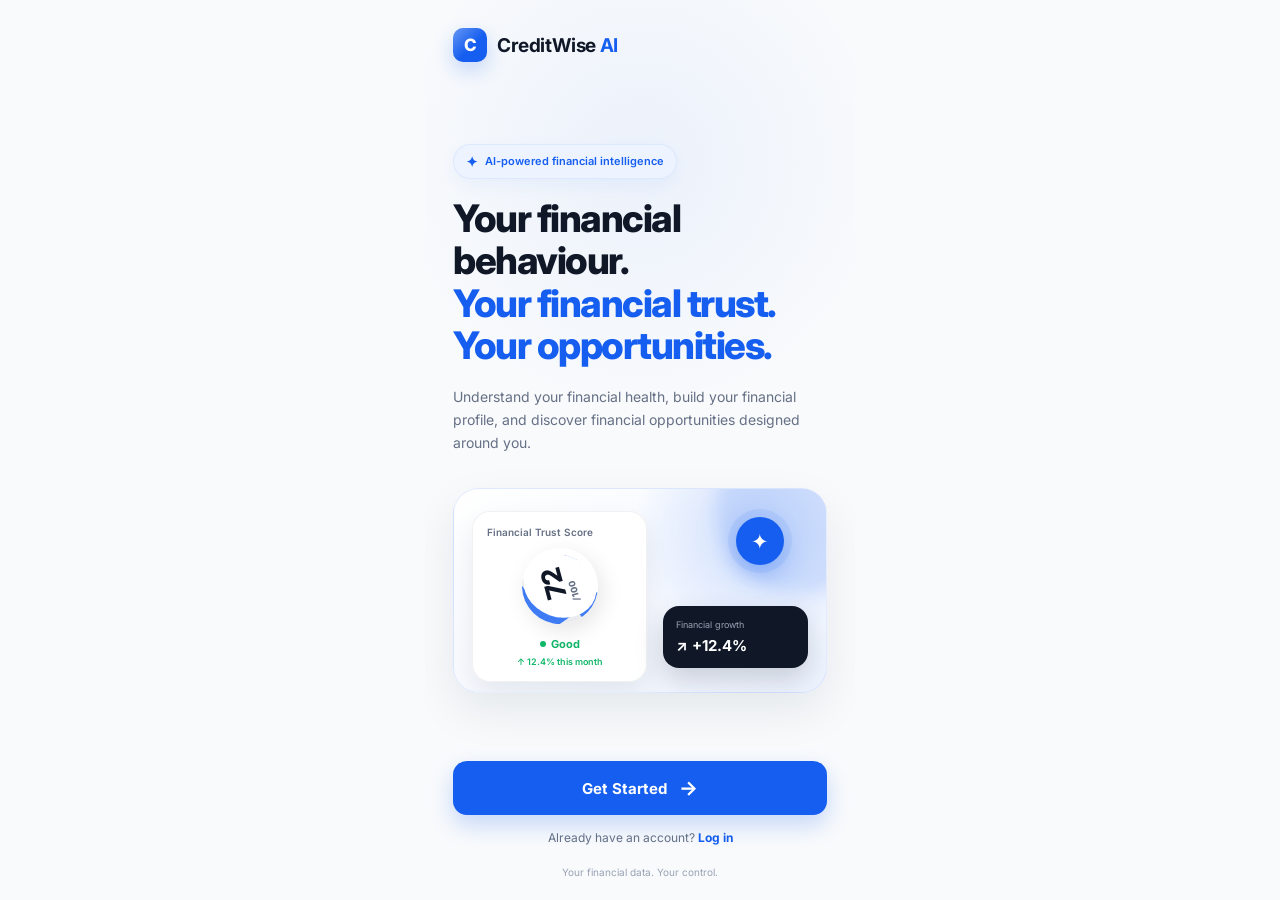
<file: docs/index.html>
<!DOCTYPE html>
<html lang="en">
<head>
  <meta charset="UTF-8">
  <meta name="viewport" content="width=device-width, initial-scale=1.0">
  <meta name="theme-color" content="#155EEF">
  <title>Credit-Wise AI | Financial Health & Trust Score</title>

<meta name="description" content="Credit-Wise AI helps you understand your financial health, improve your Financial Trust Score, and build better financial habits with personalized AI-powered guidance.">  <meta name="description" content="CreditWise AI helps you understand your financial health, build your financial profile, and discover financial opportunities designed around you.">
  <meta name="keywords" content="CreditWise AI, financial health, financial profile, financial trust score, financial intelligence, financial opportunities, AI finance">
  <meta property="og:title" content="CreditWise AI">
  <meta property="og:description" content="Understand your financial health, build your financial profile, and discover financial opportunities with CreditWise AI.">
  <meta property="og:type" content="website">
  <meta property="og:url" content="https://magnusebube16-byte.github.io/Credit-Wise-AI/">
  <meta name="google-site-verification" content="0V3YCmkBNg3h7xrW3m1OUQpqQ-9zbhnqypSwuFntwNU">
  <link rel="stylesheet" href="style.css">
<link rel="manifest" href="manifest.json">
<meta name="apple-mobile-web-app-capable" content="yes">
<meta name="apple-mobile-web-app-status-bar-style" content="default">
<meta name="apple-mobile-web-app-title" content="CreditWise AI">
</head>

<body>
  <main class="welcome-screen">

    <header class="brand">
      <div class="brand-mark">C</div>
      <span>CreditWise <strong>AI</strong></span>
    </header>

    <section class="hero">
      <div class="hero-badge">
        <span>✦</span>
        AI-powered financial intelligence
      </div>

      <h1>
        Your financial behaviour.
        <span>Your financial trust.</span>
        <span>Your opportunities.</span>
      </h1>

      <p>
        Understand your financial health, build your financial profile,
        and discover financial opportunities designed around you.
      </p>

      <div class="finance-visual">
        <div class="glow"></div>

        <div class="score-card">
  <div class="score-label">Financial Trust Score</div>

  <div class="score-ring">
    <div class="score-ring-inner">
      <div class="score">72</div>
      <div class="score-out-of">/100</div>
    </div>
  </div>

  <div class="score-status">Good</div>
  <div class="score-growth">↑ 12.4% this month</div>
</div>
        <div class="growth-card">
          <span>Financial growth</span>
          <strong>↗ +12.4%</strong>
        </div>

        <div class="ai-orb">✦</div>
      </div>
    </section>

    <section class="actions">
      <button class="primary-btn" onclick="startApp()">
        Get Started
        <span>→</span>
      </button>

      <p class="login-text">
        Already have an account?
        <button class="login-btn" onclick="login()">Log in</button>
      </p>
    </section>

    <footer>
      Your financial data. Your control.
    </footer>

  </main>

  <script src="app.js"></script>
</body>
</html>
</file>
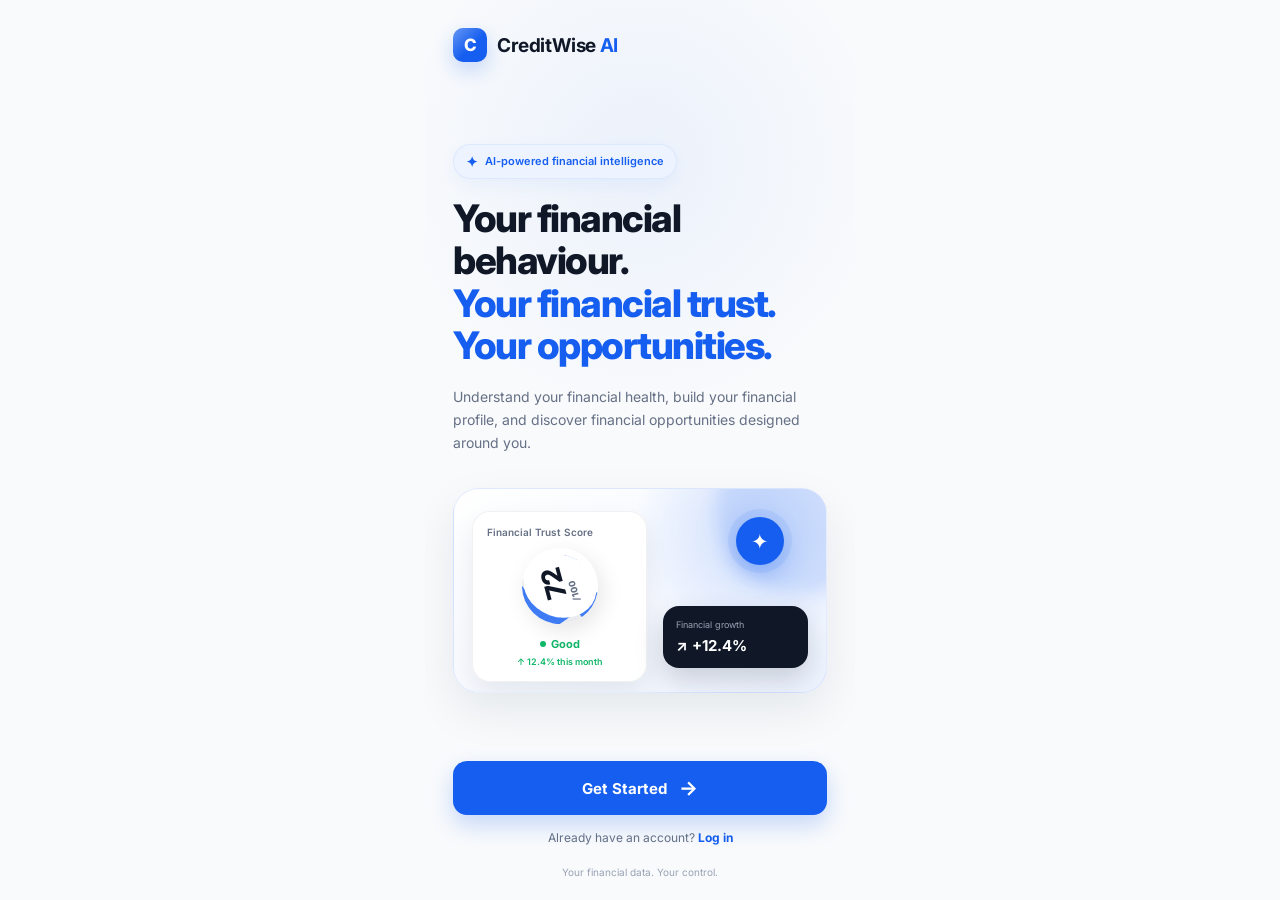
<file: public/index.html>
<!DOCTYPE html>
<html lang="en">
<head>
  <meta charset="UTF-8">
  <meta name="viewport" content="width=device-width, initial-scale=1.0">
  <meta name="theme-color" content="#155EEF">
  <title>CreditWise AI</title>
  <link rel="stylesheet" href="style.css">
<link rel="manifest" href="manifest.json">
<meta name="apple-mobile-web-app-capable" content="yes">
<meta name="apple-mobile-web-app-status-bar-style" content="default">
<meta name="apple-mobile-web-app-title" content="CreditWise AI">
</head>

<body>
  <main class="welcome-screen">

    <header class="brand">
      <div class="brand-mark">C</div>
      <span>CreditWise <strong>AI</strong></span>
    </header>

    <section class="hero">
      <div class="hero-badge">
        <span>✦</span>
        AI-powered financial intelligence
      </div>

      <h1>
        Your financial behaviour.
        <span>Your financial trust.</span>
        <span>Your opportunities.</span>
      </h1>

      <p>
        Understand your financial health, build your financial profile,
        and discover financial opportunities designed around you.
      </p>

      <div class="finance-visual">
        <div class="glow"></div>

        <div class="score-card">
  <div class="score-label">Financial Trust Score</div>

  <div class="score-ring">
    <div class="score-ring-inner">
      <div class="score">72</div>
      <div class="score-out-of">/100</div>
    </div>
  </div>

  <div class="score-status">Good</div>
  <div class="score-growth">↑ 12.4% this month</div>
</div>
        <div class="growth-card">
          <span>Financial growth</span>
          <strong>↗ +12.4%</strong>
        </div>

        <div class="ai-orb">✦</div>
      </div>
    </section>

    <section class="actions">
      <button class="primary-btn" onclick="startApp()">
        Get Started
        <span>→</span>
      </button>

      <p class="login-text">
        Already have an account?
        <button class="login-btn" onclick="login()">Log in</button>
      </p>
    </section>

    <footer>
      Your financial data. Your control.
    </footer>

  </main>

  <script src="app.js"></script>
</body>
</html>
</file>
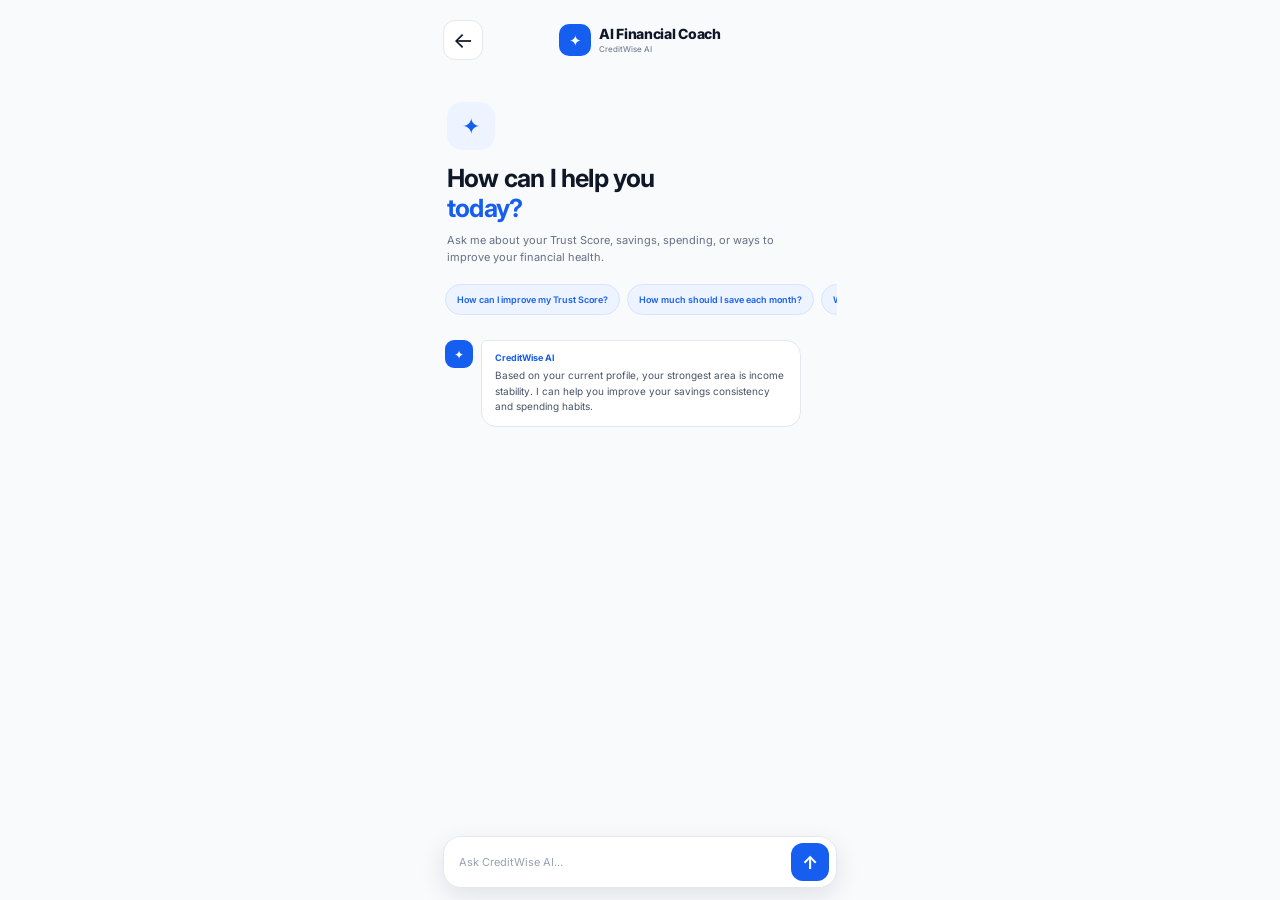
<file: docs/coach.html>
<!DOCTYPE html>
<html lang="en">
<head>
  <meta charset="UTF-8">
  <meta name="viewport" content="width=device-width, initial-scale=1.0">
  <meta name="theme-color" content="#155EEF">
  <title>AI Coach — CreditWise AI</title>
  <link rel="stylesheet" href="style.css">
</head>

<body>

  <main class="coach-screen">

    <header class="page-header">
      <button class="back-btn" onclick="window.location.href='dashboard.html'">
        ←
      </button>

      <div class="coach-header-title">
        <div class="coach-avatar">✦</div>
        <div>
          <h1>AI Financial Coach</h1>
          <span>CreditWise AI</span>
        </div>
      </div>

      <div class="header-space"></div>
    </header>

    <section class="coach-intro">

      <div class="coach-large-avatar">✦</div>

      <h2>How can I help you<br><span>today?</span></h2>

      <p>
        Ask me about your Trust Score, savings, spending,
        or ways to improve your financial health.
      </p>

    </section>

    <section class="suggestions">

      <button onclick="askSuggestion('How can I improve my Trust Score?')">
        How can I improve my Trust Score?
      </button>

      <button onclick="askSuggestion('How much should I save each month?')">
        How much should I save each month?
      </button>

      <button onclick="askSuggestion('Where am I spending too much?')">
        Where am I spending too much?
      </button>

    </section>

    <section class="chat-area" id="chatArea">

      <div class="ai-message">
        <div class="message-avatar">✦</div>

        <div class="message-bubble">
          <span class="message-name">CreditWise AI</span>

          <p>
            Based on your current profile, your strongest area is
            income stability. I can help you improve your savings
            consistency and spending habits.
          </p>
        </div>
      </div>

    </section>

    <form class="chat-input-area" onsubmit="sendMessage(event)">

      <input
        id="messageInput"
        type="text"
        placeholder="Ask CreditWise AI..."
        autocomplete="off"
      >

      <button type="submit">
        ↑
      </button>

    </form>

  </main>

  <script>

    function askSuggestion(question) {
      document.getElementById("messageInput").value = question;
      sendMessage(new Event("submit"));
    }

    function sendMessage(event) {
      event.preventDefault();

      const input = document.getElementById("messageInput");
      const chatArea = document.getElementById("chatArea");

      const message = input.value.trim();

      if (!message) return;

      const userMessage = document.createElement("div");
      userMessage.className = "user-message";

      userMessage.innerHTML = `
        <div class="user-bubble">
          ${message}
        </div>
      `;

      chatArea.appendChild(userMessage);

      input.value = "";

      setTimeout(() => {

        const aiMessage = document.createElement("div");
        aiMessage.className = "ai-message";

        let response =
          "Based on your current CreditWise profile, I recommend focusing on consistent savings and controlled spending. Small improvements each month can strengthen your financial profile over time.";

        if (message.toLowerCase().includes("score")) {
          response =
            "Your current Trust Score is 72/100. Your strongest area is income stability. To move toward 80, focus on savings consistency, payment behaviour, and reducing unnecessary spending.";
        }

        if (message.toLowerCase().includes("save")) {
          response =
            "You're currently saving about ₦48,500 per month. A practical next step would be gradually increasing that amount while keeping enough money available for essential expenses.";
        }

        if (message.toLowerCase().includes("spending")) {
          response =
            "Your current spending is ₦126,300 this month. Review discretionary expenses and consider redirecting some of that money toward your savings goal.";
        }

        aiMessage.innerHTML = `
          <div class="message-avatar">✦</div>

          <div class="message-bubble">
            <span class="message-name">CreditWise AI</span>
            <p>${response}</p>
          </div>
        `;

        chatArea.appendChild(aiMessage);

        chatArea.scrollTop = chatArea.scrollHeight;

      }, 500);
    }

  </script>

</body>
</html>
</file>
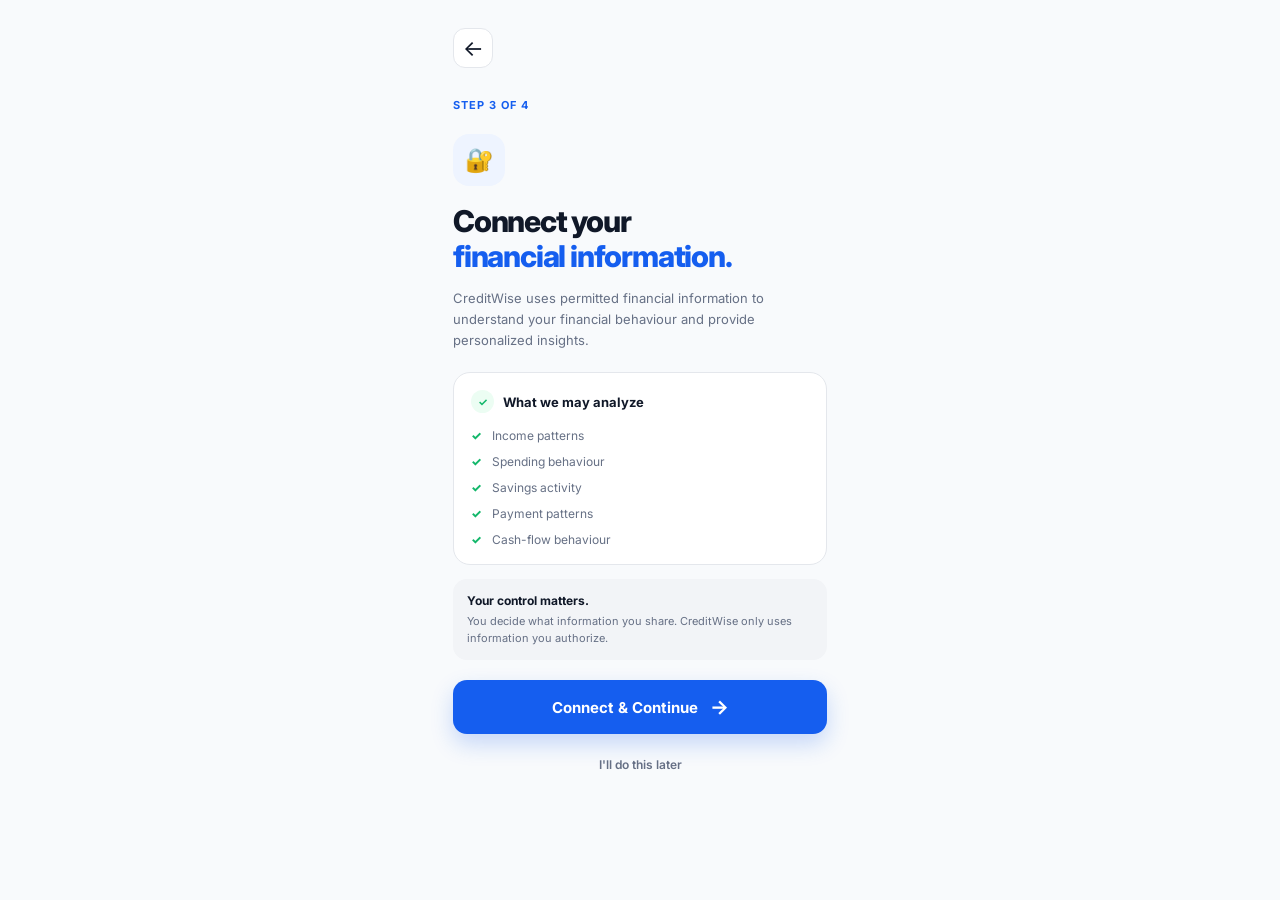
<file: docs/consent.html>
<!DOCTYPE html>
<html lang="en">
<head>
  <meta charset="UTF-8">
  <meta name="viewport" content="width=device-width, initial-scale=1.0">
  <meta name="theme-color" content="#155EEF">
  <title>Data & Privacy — CreditWise AI</title>
  <link rel="stylesheet" href="style.css">
</head>

<body>

  <main class="consent-screen">

    <button class="back-btn" onclick="history.back()">←</button>

    <div class="consent-content">

      <div class="step-label">
        STEP 3 OF 4
      </div>

      <div class="security-icon">🔐</div>

      <h1>Connect your<br><span>financial information.</span></h1>

      <p class="consent-description">
        CreditWise uses permitted financial information to understand your financial behaviour and provide personalized insights.
      </p>

      <div class="data-card">

        <div class="data-title">
          <span class="data-shield">✓</span>
          What we may analyze
        </div>

        <div class="data-item">
          <span>✓</span>
          Income patterns
        </div>

        <div class="data-item">
          <span>✓</span>
          Spending behaviour
        </div>

        <div class="data-item">
          <span>✓</span>
          Savings activity
        </div>

        <div class="data-item">
          <span>✓</span>
          Payment patterns
        </div>

        <div class="data-item">
          <span>✓</span>
          Cash-flow behaviour
        </div>

      </div>

      <div class="privacy-box">
        <strong>Your control matters.</strong>
        <p>
          You decide what information you share. CreditWise only uses information you authorize.
        </p>
      </div>

      <button class="primary-btn consent-btn" onclick="connectData()">
        Connect & Continue
        <span>→</span>
      </button>

      <button class="skip-btn" onclick="skipData()">
        I'll do this later
      </button>

    </div>

  </main>

  <script>
    function connectData() {
      localStorage.setItem("dataConsent", "granted");
      window.location.href = "financial.html";
    }

    function skipData() {
      localStorage.setItem("dataConsent", "skipped");
      window.location.href = "dashboard.html";
    }
  </script>

</body
</html>
</file>
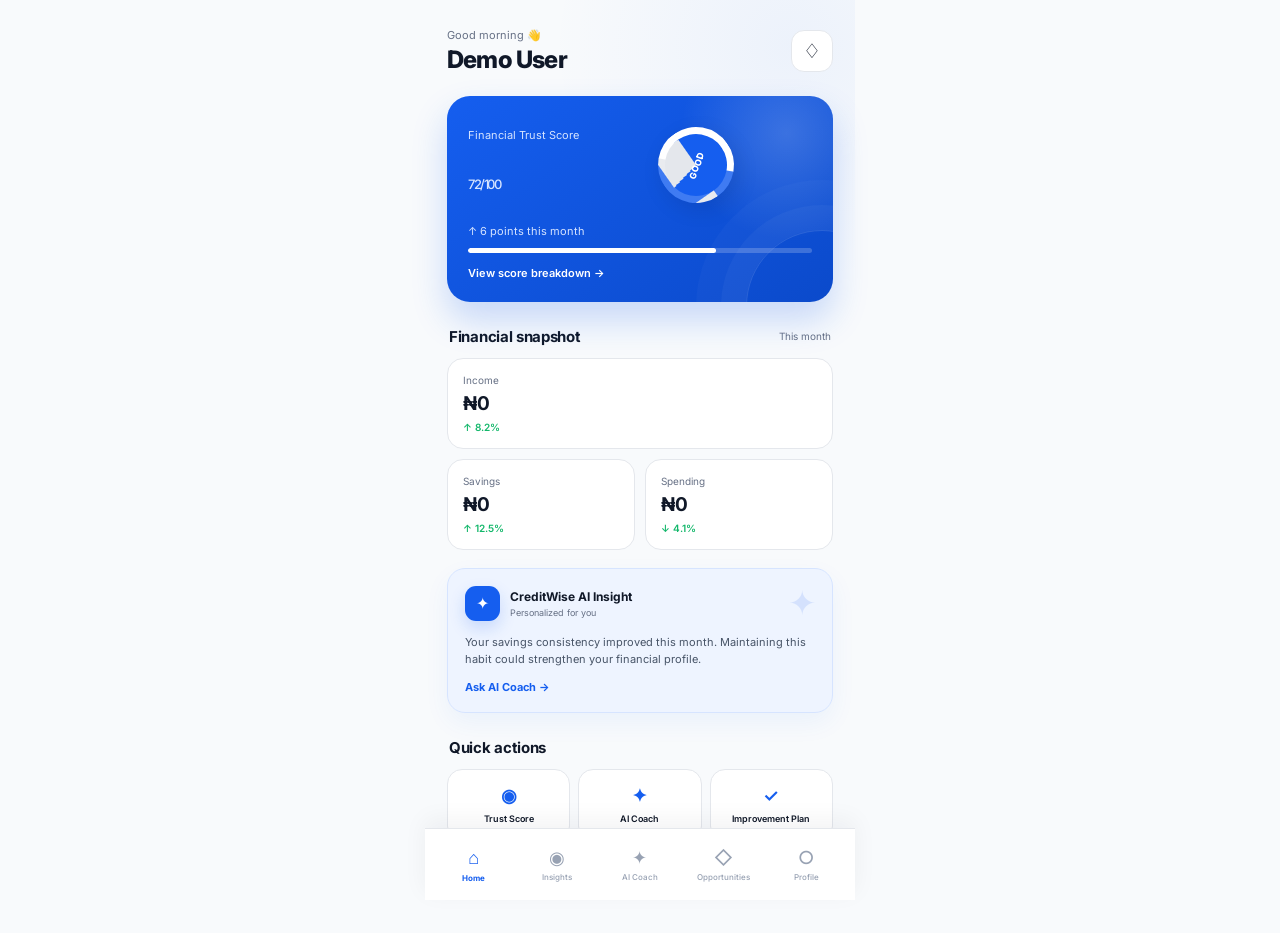
<file: docs/dashboard.html>
<!DOCTYPE html>
<html lang="en">
<head>
  <meta charset="UTF-8">
  <meta name="viewport" content="width=device-width, initial-scale=1.0">
  <meta name="theme-color" content="#155EEF">
  <title>Dashboard — CreditWise AI</title>
  <link rel="stylesheet" href="style.css">
</head>

<body>

  <main class="dashboard-screen">

    <header class="dashboard-header">
      <div>
        <span class="welcome-small">Good morning 👋</span>
        <h1 id="user-name">Demo User</h1>
      </div>

      <button class="notification-btn">♢</button>
    </header>

    <section class="trust-card">

      <div class="trust-top">
        <div>
          <span>Financial Trust Score</span>
          <div class="trust-score">
            <span id="trust-score">72</span><span>/100</span>
          </div>
        </div>

        <div class="score-ring">
          <div>GOOD</div>
        </div>
      </div>

      <div class="score-change">
        ↑ 6 points this month
      </div>

      <div class="score-bar">
        <div></div>
      </div>

      <button class="score-link" onclick="viewScore()">
        View score breakdown →
      </button>

    </section>

    <div class="section-heading">
      <h2>Financial snapshot</h2>
      <span>This month</span>
    </div>

    <section class="snapshot-grid">

      <div class="money-card">
        <span>Income</span>
        <strong id="income-value">₦0</strong>
        <small>↑ 8.2%</small>
      </div>

      <div class="money-card">
        <span>Savings</span>
        <strong id="savings-value">₦0</strong>
        <small>↑ 12.5%</small>
      </div>

      <div class="money-card">
        <span>Spending</span>
        <strong id="spending-value">₦0</strong>
        <small>↓ 4.1%</small>
      </div>

    </section>

    <section class="ai-insight">

      <div class="ai-heading">
        <div class="ai-mini">✦</div>
        <div>
          <strong>CreditWise AI Insight</strong>
          <span>Personalized for you</span>
        </div>
      </div>

      <p>
        Your savings consistency improved this month. Maintaining this habit
        could strengthen your financial profile.
      </p>

      <button onclick="openCoach()">
        Ask AI Coach →
      </button>

    </section>

    <div class="section-heading opportunities-heading">
      <h2>Quick actions</h2>
    </div>

    <section class="quick-actions">

      <button onclick="viewScore()">
        <span>◉</span>
        Trust Score
      </button>

      <button onclick="openCoach()">
        <span>✦</span>
        AI Coach
      </button>

      <button onclick="viewPlan()">
        <span>✓</span>
        Improvement Plan
      </button>

    </section>

    <nav class="bottom-nav">

      <button class="nav-active">
        <span>⌂</span>
        Home
      </button>

      <button onclick="viewScore()">
        <span>◉</span>
        Insights
      </button>

      <button onclick="openCoach()">
        <span>✦</span>
        AI Coach
      </button>

      <button onclick="viewOpportunities()">
        <span>◇</span>
        Opportunities
      </button>

      <button onclick="viewProfile()">
        <span>○</span>
        Profile
      </button>

    </nav>

  </main>

  <script>
    function viewScore() {
      window.location.href = "score.html";
    }

    function openCoach() {
      window.location.href = "coach.html";
    }

    function viewPlan() {
      window.location.href = "plan.html";
    }

    function viewOpportunities() {
      window.location.href = "opportunities.html";
    }

    function viewProfile() {
      window.location.href = "profile.html";
    }
  </script>
<script src="app.js?v=3"></script>
 <script>
  const savedName = localStorage.getItem("userName");

  if (savedName) {
    document.getElementById("user-name").textContent = savedName;
  }

  document.getElementById("trust-score").textContent = CreditWise.getScore();
const user = CreditWise.getUser();

document.getElementById("income-value").textContent = user.income;
document.getElementById("savings-value").textContent = user.savings;
document.getElementById("spending-value").textContent = user.spending;
</script>
 </body>
</html>
</file>
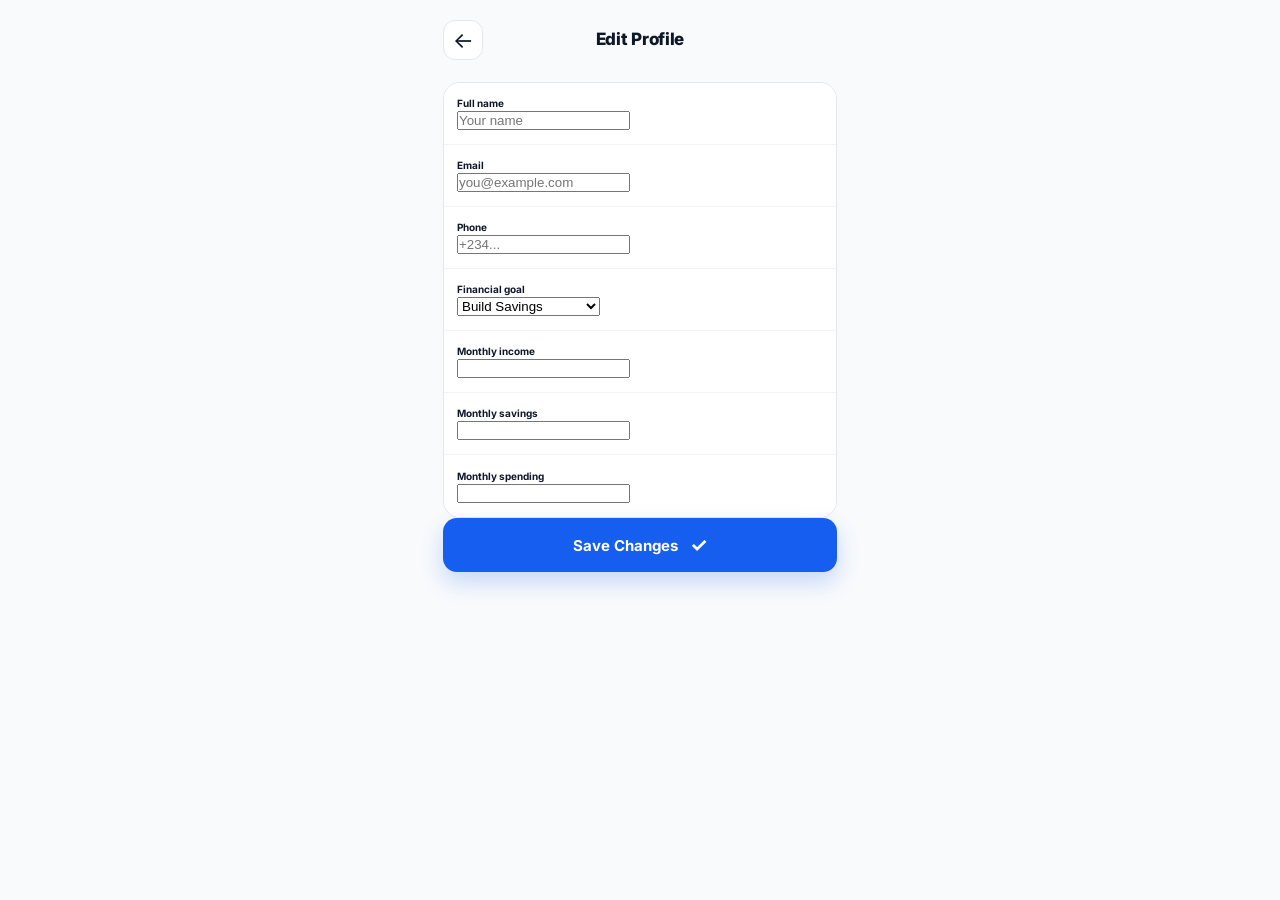
<file: docs/edit-profile.html>
<!DOCTYPE html>
<html lang="en">
<head>
  <meta charset="UTF-8">
  <meta name="viewport" content="width=device-width, initial-scale=1.0">
  <meta name="theme-color" content="#155EEF">
  <title>Edit Profile — CreditWise AI</title>
  <link rel="stylesheet" href="style.css">
</head>

<body>

  <main class="profile-screen">

    <header class="page-header">
      <button class="back-btn" onclick="window.location.href='profile.html'">
        ←
      </button>

      <h1>Edit Profile</h1>

      <div class="header-space"></div>
    </header>

    <section class="settings-card">

      <div class="setting-row">
        <div class="setting-text">
          <strong>Full name</strong>
          <input id="name" type="text" placeholder="Your name">
        </div>
      </div>

      <div class="setting-row">
        <div class="setting-text">
          <strong>Email</strong>
          <input id="email" type="email" placeholder="you@example.com">
        </div>
      </div>

      <div class="setting-row">
        <div class="setting-text">
          <strong>Phone</strong>
          <input id="phone" type="tel" placeholder="+234...">
        </div>
      </div>

      <div class="setting-row">
        <div class="setting-text">
          <strong>Financial goal</strong>
          <select id="goal">
            <option value="Build savings">Build Savings</option>
            <option value="Build financial trust">Build Financial Trust</option>
            <option value="Access credit">Access Credit</option>
            <option value="Grow my business">Grow My Business</option>
          </select>
        </div>
      </div>

      <div class="setting-row">
        <div class="setting-text">
          <strong>Monthly income</strong>
          <input id="income" type="number" min="0">
        </div>
      </div>

      <div class="setting-row">
        <div class="setting-text">
          <strong>Monthly savings</strong>
          <input id="savings" type="number" min="0">
        </div>
      </div>

      <div class="setting-row">
        <div class="setting-text">
          <strong>Monthly spending</strong>
          <input id="spending" type="number" min="0">
        </div>
      </div>

    </section>

    <button class="primary-btn" onclick="saveProfile()">
      Save Changes
      <span>✓</span>
    </button>

  </main>

  <script src="app.js?v=3"></script>

  <script>
    document.getElementById("name").value =
      localStorage.getItem("userName") || "";

    document.getElementById("email").value =
      localStorage.getItem("userEmail") || "";

    document.getElementById("phone").value =
      localStorage.getItem("userPhone") || "";

    document.getElementById("goal").value =
      localStorage.getItem("creditwiseGoal") || "Build savings";

    document.getElementById("income").value =
      localStorage.getItem("monthlyIncome") || "";

    document.getElementById("savings").value =
      localStorage.getItem("monthlySavings") || "";

    document.getElementById("spending").value =
      localStorage.getItem("monthlySpending") || "";

    function saveProfile() {
      const name = document.getElementById("name").value.trim();
      const email = document.getElementById("email").value.trim();
      const phone = document.getElementById("phone").value.trim();
      const goal = document.getElementById("goal").value;
      const income = Number(document.getElementById("income").value);
      const savings = Number(document.getElementById("savings").value);
      const spending = Number(document.getElementById("spending").value);

      if (!name) {
        alert("Please enter your name.");
        return;
      }

      if (income <= 0) {
        alert("Please enter a valid monthly income.");
        return;
      }

      if (savings < 0 || spending < 0) {
        alert("Savings and spending cannot be negative.");
        return;
      }

      if (savings + spending > income) {
        alert("Your savings and spending cannot be greater than your income.");
        return;
      }

      localStorage.setItem("userName", name);
      localStorage.setItem("userEmail", email);
      localStorage.setItem("userPhone", phone);
      localStorage.setItem("creditwiseGoal", goal);
      localStorage.setItem("monthlyIncome", String(income));
      localStorage.setItem("monthlySavings", String(savings));
      localStorage.setItem("monthlySpending", String(spending));

      window.location.href = "profile.html";
    }
  </script>

</body>
</html>
</file>
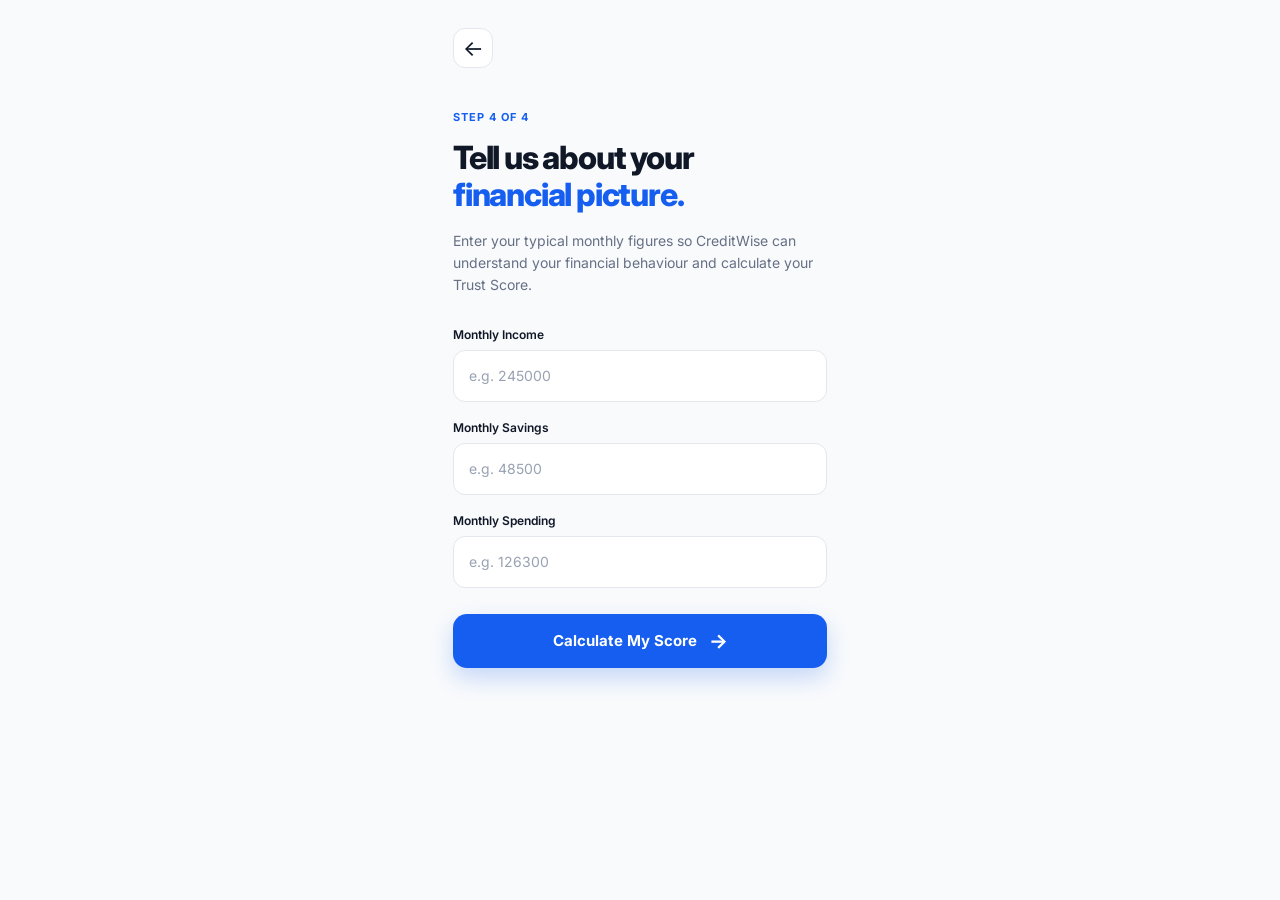
<file: docs/financial.html>
<!DOCTYPE html>
<html lang="en">
<head>
  <meta charset="UTF-8">
  <meta name="viewport" content="width=device-width, initial-scale=1.0">
  <meta name="theme-color" content="#155EEF">
  <title>Financial Information — CreditWise AI</title>
  <link rel="stylesheet" href="style.css">
</head>

<body>

  <main class="signup-screen">

    <button class="back-btn" onclick="history.back()">←</button>

    <div class="signup-content">

      <div class="step-label">
        STEP 4 OF 4
      </div>

      <h1>Tell us about your<br><span>financial picture.</span></h1>

      <p class="signup-description">
        Enter your typical monthly figures so CreditWise can understand your financial behaviour and calculate your Trust Score.
      </p>

      <form id="financialForm">

        <label for="income">Monthly Income</label>
        <input
          id="income"
          type="number"
          min="0"
          placeholder="e.g. 245000"
          required
        >

        <label for="savings">Monthly Savings</label>
        <input
          id="savings"
          type="number"
          min="0"
          placeholder="e.g. 48500"
          required
        >

        <label for="spending">Monthly Spending</label>
        <input
          id="spending"
          type="number"
          min="0"
          placeholder="e.g. 126300"
          required
        >

        <button class="primary-btn signup-submit" type="submit">
          Calculate My Score
          <span>→</span>
        </button>

      </form>

    </div>

  </main>

  <script>
    document.getElementById("financialForm").addEventListener("submit", function(event) {
      event.preventDefault();

      const income = Number(document.getElementById("income").value);
      const savings = Number(document.getElementById("savings").value);
      const spending = Number(document.getElementById("spending").value);

      if (income <= 0) {
        alert("Please enter a valid monthly income.");
        return;
      }

      if (savings < 0 || spending < 0) {
        alert("Savings and spending cannot be negative.");
        return;
      }

      if (savings + spending > income) {
        alert("Your savings and spending cannot be greater than your income.");
        return;
      }

      localStorage.setItem("monthlyIncome", String(income));
      localStorage.setItem("monthlySavings", String(savings));
      localStorage.setItem("monthlySpending", String(spending));

      window.location.href = "dashboard.html";
    });
  </script>

</body>
</html>
</file>
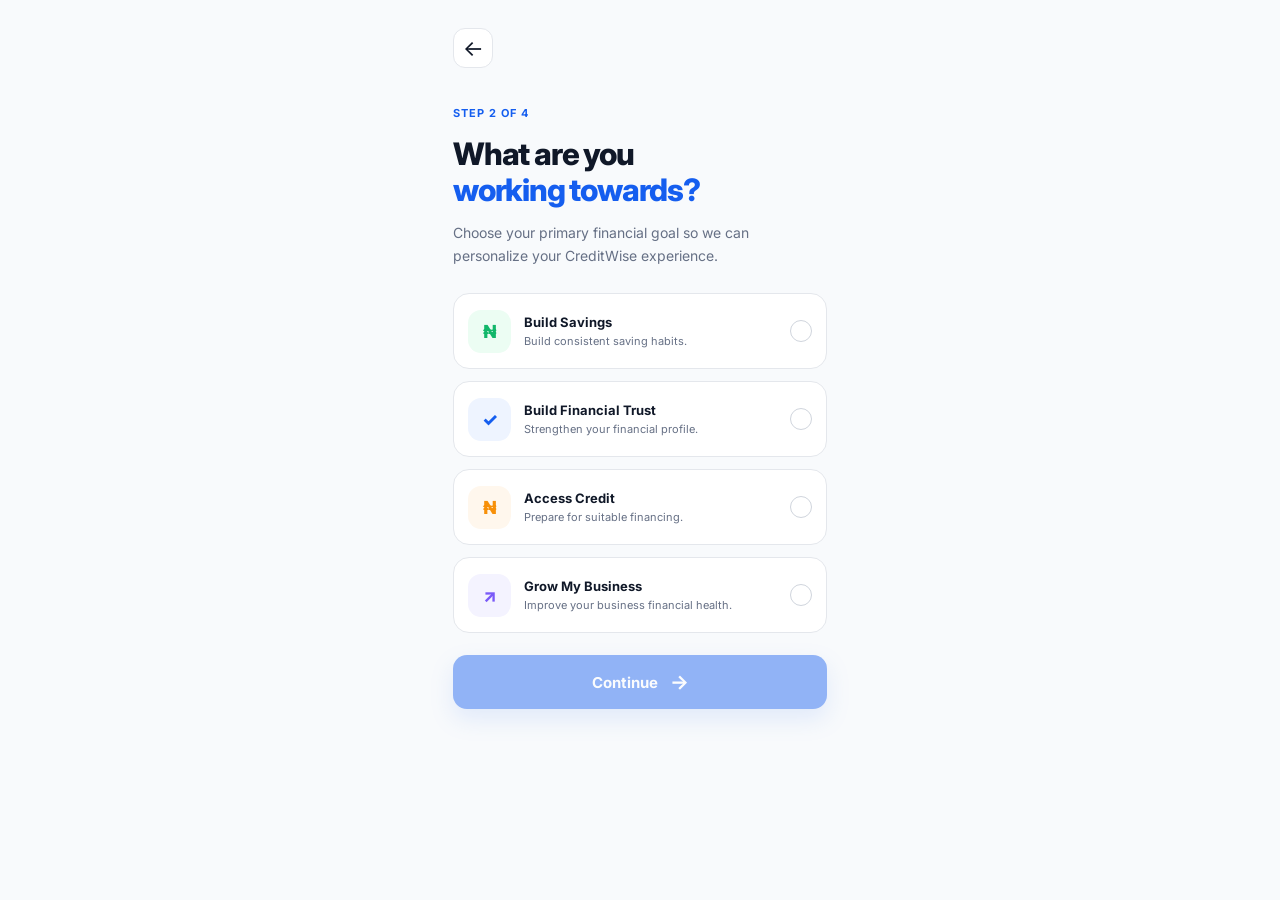
<file: docs/goal.html>
<!DOCTYPE html>
<html lang="en">
<head>
  <meta charset="UTF-8">
  <meta name="viewport" content="width=device-width, initial-scale=1.0">
  <meta name="theme-color" content="#155EEF">
  <title>Financial Goal — CreditWise AI</title>
  <link rel="stylesheet" href="style.css">
</head>

<body>

  <main class="goal-screen">

    <button class="back-btn" onclick="history.back()">←</button>

    <div class="goal-content">

      <div class="step-label">
        STEP 2 OF 4
      </div>

      <h1>What are you<br><span>working towards?</span></h1>

      <p class="goal-description">
        Choose your primary financial goal so we can personalize your CreditWise experience.
      </p>

      <div class="goal-options">

        <button class="goal-card" onclick="selectGoal(this, 'savings')">
          <div class="goal-icon savings">₦</div>
          <div class="goal-info">
            <strong>Build Savings</strong>
            <span>Build consistent saving habits.</span>
          </div>
          <div class="check">✓</div>
        </button>

        <button class="goal-card" onclick="selectGoal(this, 'trust')">
          <div class="goal-icon trust">✓</div>
          <div class="goal-info">
            <strong>Build Financial Trust</strong>
            <span>Strengthen your financial profile.</span>
          </div>
          <div class="check">✓</div>
        </button>

        <button class="goal-card" onclick="selectGoal(this, 'credit')">
          <div class="goal-icon credit">₦</div>
          <div class="goal-info">
            <strong>Access Credit</strong>
            <span>Prepare for suitable financing.</span>
          </div>
          <div class="check">✓</div>
        </button>

        <button class="goal-card" onclick="selectGoal(this, 'business')">
          <div class="goal-icon business">↗</div>
          <div class="goal-info">
            <strong>Grow My Business</strong>
            <span>Improve your business financial health.</span>
          </div>
          <div class="check">✓</div>
        </button>

      </div>

      <button class="primary-btn goal-continue" id="goalContinue" onclick="continueGoal()" disabled>
        Continue
        <span>→</span>
      </button>

    </div>

  </main>

  <script>
    let selectedGoal = null;

    function selectGoal(card, goal) {
      document.querySelectorAll('.goal-card').forEach(item => {
        item.classList.remove('selected');
      });

      card.classList.add('selected');
      selectedGoal = goal;

      const continueButton = document.getElementById('goalContinue');
      continueButton.disabled = false;
      continueButton.classList.add('active');
    }

    function continueGoal() {
      if (!selectedGoal) return;

      localStorage.setItem('creditwiseGoal', selectedGoal);
      window.location.href = 'consent.html';
    }
  </script>

</body>
</html>
</file>
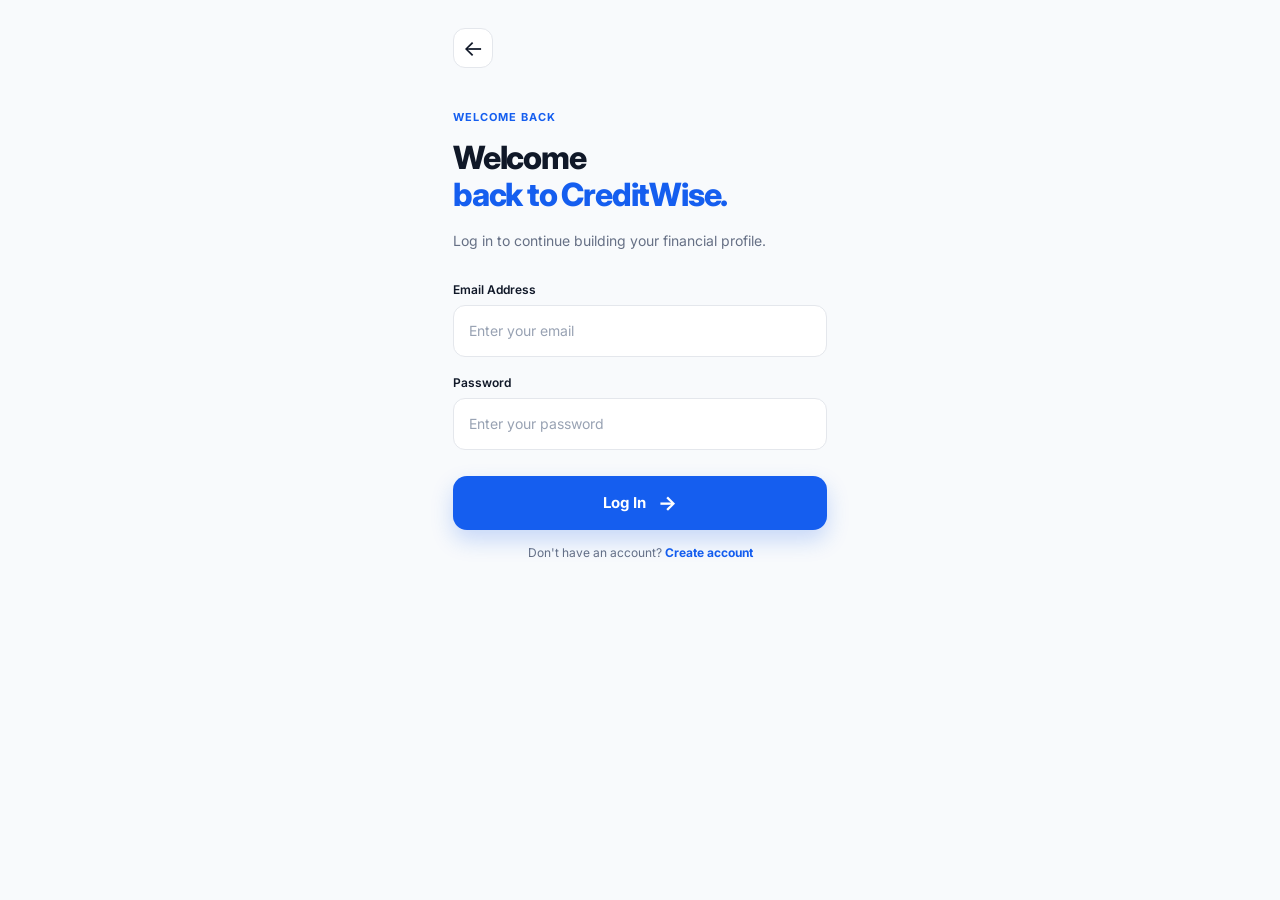
<file: docs/login.html>
<!DOCTYPE html>
<html lang="en">
<head>
  <meta charset="UTF-8">
  <meta name="viewport" content="width=device-width, initial-scale=1.0">
  <meta name="theme-color" content="#155EEF">
  <title>Log In — CreditWise AI</title>
  <link rel="stylesheet" href="style.css">
</head>

<body>

  <main class="signup-screen">

    <button class="back-btn" onclick="window.location.href='index.html'">
      ←
    </button>

    <div class="signup-content">

      <div class="step-label">
        WELCOME BACK
      </div>

      <h1>Welcome<br><span>back to CreditWise.</span></h1>

      <p class="signup-description">
        Log in to continue building your financial profile.
      </p>

      <form id="loginForm">

        <label>Email Address</label>
        <input
          id="loginEmail"
          type="email"
          placeholder="Enter your email"
          required
        >

        <label>Password</label>
        <input
          id="loginPassword"
          type="password"
          placeholder="Enter your password"
          required
        >

        <button class="primary-btn signup-submit" type="submit">
          Log In
          <span>→</span>
        </button>

      </form>

      <p class="login-text">
        Don't have an account?
        <button
          class="login-btn"
          type="button"
          onclick="window.location.href='signup.html'">
          Create account
        </button>
      </p>

    </div>

  </main>

  <script>
    document.getElementById("loginForm").addEventListener("submit", function(event) {
      event.preventDefault();

      const email = document.getElementById("loginEmail").value.trim();
      const password = document.getElementById("loginPassword").value;

      const savedEmail = localStorage.getItem("userEmail");
      const savedPassword = localStorage.getItem("userPassword");

      if (!savedEmail || !savedPassword) {
        alert("No CreditWise account found. Please create an account first.");
        return;
      }

      if (email !== savedEmail || password !== savedPassword) {
        alert("Incorrect email or password.");
        return;
      }

      localStorage.setItem("loggedIn", "true");
      window.location.href = "dashboard.html";
    });
  </script>

</body>
</html>
</file>
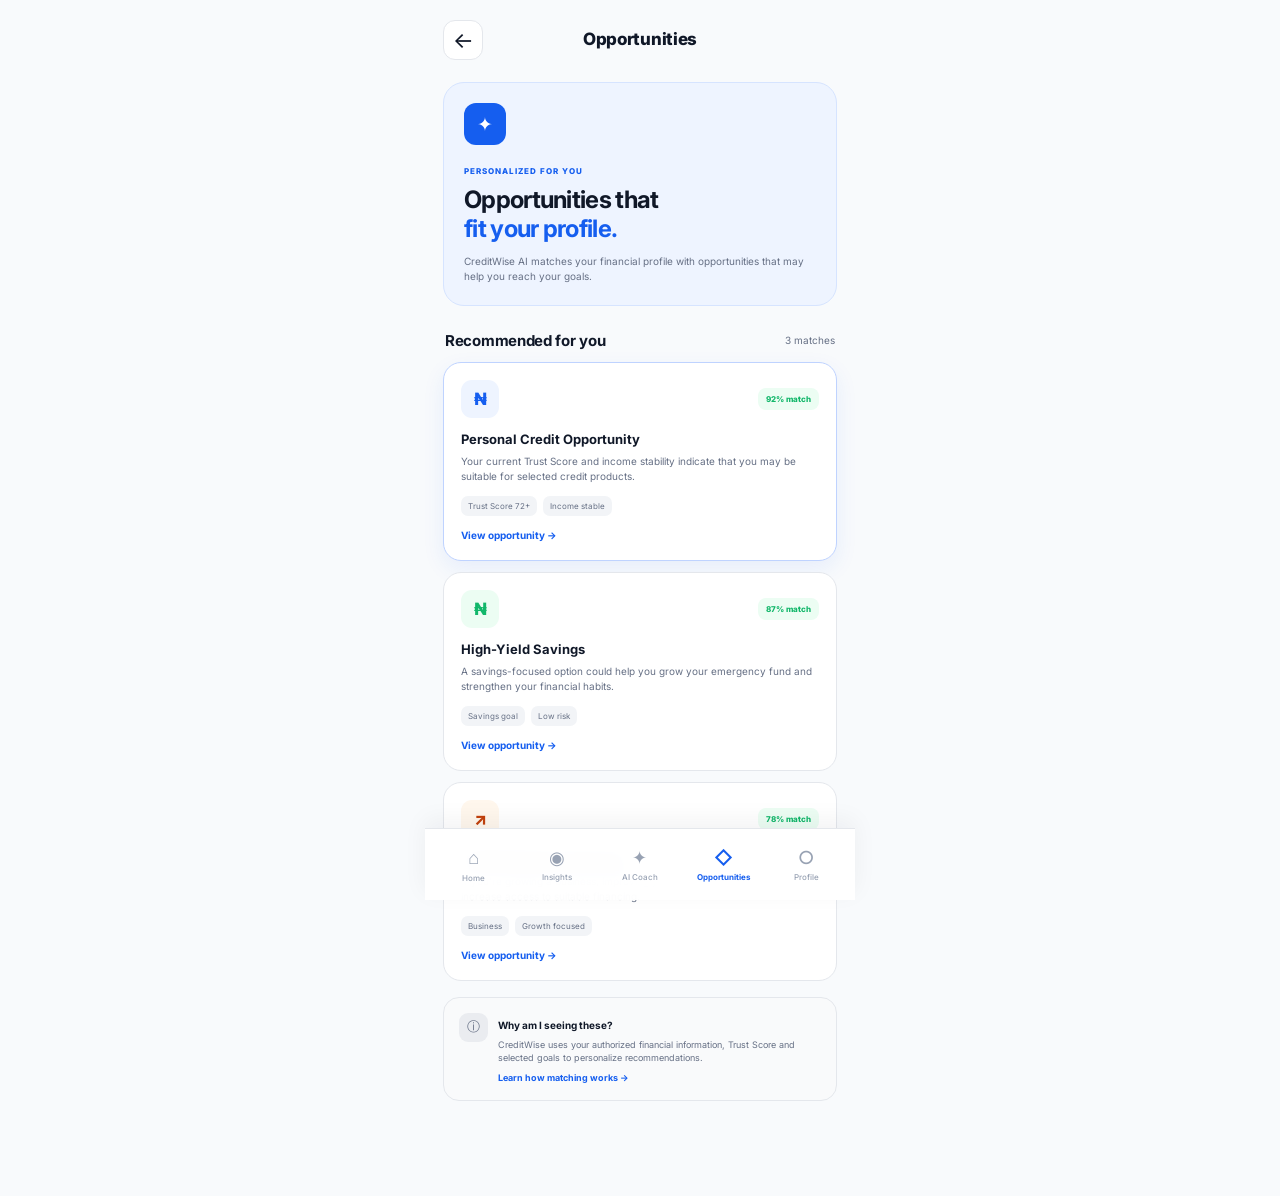
<file: docs/opportunities.html>
<!DOCTYPE html>
<html lang="en">
<head>
  <meta charset="UTF-8">
  <meta name="viewport" content="width=device-width, initial-scale=1.0">
  <meta name="theme-color" content="#155EEF">
  <title>Opportunities — CreditWise AI</title>
  <link rel="stylesheet" href="style.css">
</head>

<body>

  <main class="opportunities-screen">

    <header class="page-header">
      <button class="back-btn" onclick="window.location.href='dashboard.html'">
        ←
      </button>

      <h1>Opportunities</h1>

      <div class="header-space"></div>
    </header>

    <section class="opportunity-intro">

      <div class="opportunity-ai-icon">✦</div>

      <span>PERSONALIZED FOR YOU</span>

      <h2>Opportunities that<br><strong>fit your profile.</strong></h2>

      <p>
        CreditWise AI matches your financial profile with opportunities
        that may help you reach your goals.
      </p>

    </section>

    <div class="section-heading">
      <h2>Recommended for you</h2>
      <span>3 matches</span>
    </div>

    <section class="opportunity-card featured">

      <div class="opportunity-card-top">
        <div class="opportunity-icon credit-icon">₦</div>

        <span class="match-badge">92% match</span>
      </div>

      <h3>Personal Credit Opportunity</h3>

      <p>
        Your current Trust Score and income stability indicate
        that you may be suitable for selected credit products.
      </p>

      <div class="opportunity-tags">
        <span>Trust Score 72+</span>
        <span>Income stable</span>
      </div>

      <button onclick="viewOpportunity('credit')">
        View opportunity →
      </button>

    </section>

    <section class="opportunity-card">

      <div class="opportunity-card-top">
        <div class="opportunity-icon savings-icon">₦</div>

        <span class="match-badge">87% match</span>
      </div>

      <h3>High-Yield Savings</h3>

      <p>
        A savings-focused option could help you grow your
        emergency fund and strengthen your financial habits.
      </p>

      <div class="opportunity-tags">
        <span>Savings goal</span>
        <span>Low risk</span>
      </div>

      <button onclick="viewOpportunity('savings')">
        View opportunity →
      </button>

    </section>

    <section class="opportunity-card">

      <div class="opportunity-card-top">
        <div class="opportunity-icon business-icon">↗</div>

        <span class="match-badge">78% match</span>
      </div>

      <h3>Small Business Financing</h3>

      <p>
        If you're growing a business, improving your financial
        profile could increase access to suitable financing.
      </p>

      <div class="opportunity-tags">
        <span>Business</span>
        <span>Growth focused</span>
      </div>

      <button onclick="viewOpportunity('business')">
        View opportunity →
      </button>

    </section>

    <section class="transparency-card">

      <div class="transparency-icon">ⓘ</div>

      <div>
        <strong>Why am I seeing these?</strong>

        <p>
          CreditWise uses your authorized financial information,
          Trust Score and selected goals to personalize recommendations.
        </p>

        <button onclick="showTransparency()">
          Learn how matching works →
        </button>
      </div>

    </section>

    <nav class="bottom-nav">

      <button onclick="window.location.href='dashboard.html'">
        <span>⌂</span>
        Home
      </button>

      <button onclick="window.location.href='score.html'">
        <span>◉</span>
        Insights
      </button>

      <button onclick="window.location.href='coach.html'">
        <span>✦</span>
        AI Coach
      </button>

      <button class="nav-active">
        <span>◇</span>
        Opportunities
      </button>

      <button onclick="window.location.href='profile.html'">
        <span>○</span>
        Profile
      </button>

    </nav>

  </main>

  <script>

    function viewOpportunity(type) {

      const messages = {
        credit:
          "CreditWise matched you with this opportunity based on your Trust Score and income stability.",

        savings:
          "CreditWise recommends this because consistent savings is one of your strongest improvement opportunities.",

        business:
          "CreditWise identified this as a potential growth opportunity based on your financial profile."
      };

      alert(messages[type]);
    }

    function showTransparency() {

      alert(
        "CreditWise considers your authorized financial behaviour, Trust Score, financial goals and improvement areas when generating recommendations."
      );

    }

  </script>

</body>
</html>
</file>
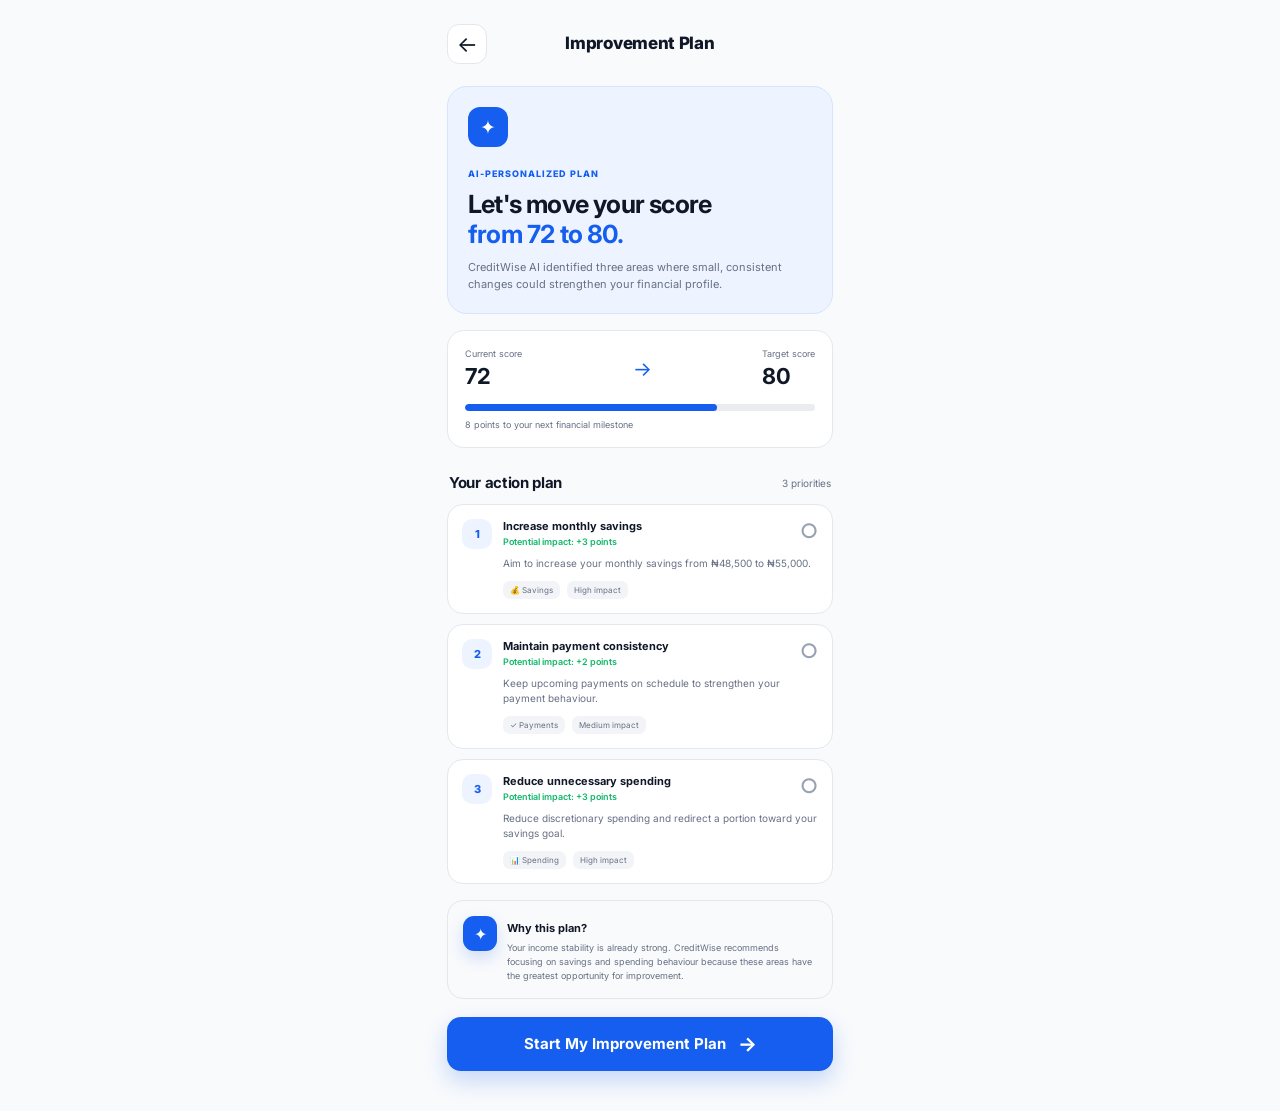
<file: docs/plan.html>
<!DOCTYPE html>
<html lang="en">
<head>
  <meta charset="UTF-8">
  <meta name="viewport" content="width=device-width, initial-scale=1.0">
  <meta name="theme-color" content="#155EEF">
  <title>Improvement Plan — CreditWise AI</title>
  <link rel="stylesheet" href="style.css">
</head>

<body>

  <main class="plan-screen">

    <header class="page-header">
      <button class="back-btn" onclick="window.location.href='score.html'">
        ←
      </button>

      <h1>Improvement Plan</h1>

      <div class="header-space"></div>
    </header>

    <section class="plan-hero">

      <div class="plan-ai-icon">✦</div>

      <span class="plan-label">AI-PERSONALIZED PLAN</span>

      <h2>Let's move your score<br><span>from 72 to 80.</span></h2>

      <p>
        CreditWise AI identified three areas where small,
        consistent changes could strengthen your financial profile.
      </p>

    </section>

    <section class="progress-card">

      <div class="progress-top">
        <div>
          <span>Current score</span>
          <strong id="current-plan-score">72</strong>
        </div>

        <div class="progress-arrow">→</div>

        <div class="target-score">
          <span>Target score</span>
          <strong>80</strong>
        </div>
      </div>

      <div class="plan-progress">
        <div></div>
      </div>

      <small>8 points to your next financial milestone</small>

    </section>

    <div class="section-heading">
      <h2>Your action plan</h2>
      <span>3 priorities</span>
    </div>

    <section class="action-card">

      <div class="action-number">1</div>

      <div class="action-content">

        <div class="action-title">
          <div>
            <strong>Increase monthly savings</strong>
            <span>Potential impact: +3 points</span>
          </div>

          <span class="action-check">○</span>
        </div>

        <p>
          Aim to increase your monthly savings from
          ₦48,500 to ₦55,000.
        </p>

        <div class="action-meta">
          <span>💰 Savings</span>
          <span>High impact</span>
        </div>

      </div>

    </section>

    <section class="action-card">

      <div class="action-number">2</div>

      <div class="action-content">

        <div class="action-title">
          <div>
            <strong>Maintain payment consistency</strong>
            <span>Potential impact: +2 points</span>
          </div>

          <span class="action-check">○</span>
        </div>

        <p>
          Keep upcoming payments on schedule to strengthen
          your payment behaviour.
        </p>

        <div class="action-meta">
          <span>✓ Payments</span>
          <span>Medium impact</span>
        </div>

      </div>

    </section>

    <section class="action-card">

      <div class="action-number">3</div>

      <div class="action-content">

        <div class="action-title">
          <div>
            <strong>Reduce unnecessary spending</strong>
            <span>Potential impact: +3 points</span>
          </div>

          <span class="action-check">○</span>
        </div>

        <p>
          Reduce discretionary spending and redirect a portion
          toward your savings goal.
        </p>

        <div class="action-meta">
          <span>📊 Spending</span>
          <span>High impact</span>
        </div>

      </div>

    </section>

    <section class="ai-plan-note">

      <div class="ai-mini">✦</div>

      <div>
        <strong>Why this plan?</strong>

        <p>
          Your income stability is already strong. CreditWise
          recommends focusing on savings and spending behaviour
          because these areas have the greatest opportunity for improvement.
        </p>
      </div>

    </section>

    <button class="primary-btn plan-start-btn" onclick="startPlan()">
      Start My Improvement Plan
      <span>→</span>
    </button>

  </main>

  <script>
    function startPlan() {
      localStorage.setItem("improvementPlan", "started");
      alert("Your CreditWise improvement plan has started!");
    }
  </script>

<script>document.getElementById("current-plan-score").textContent = CreditWise.getScore();</script>
</body>
</html>
</file>
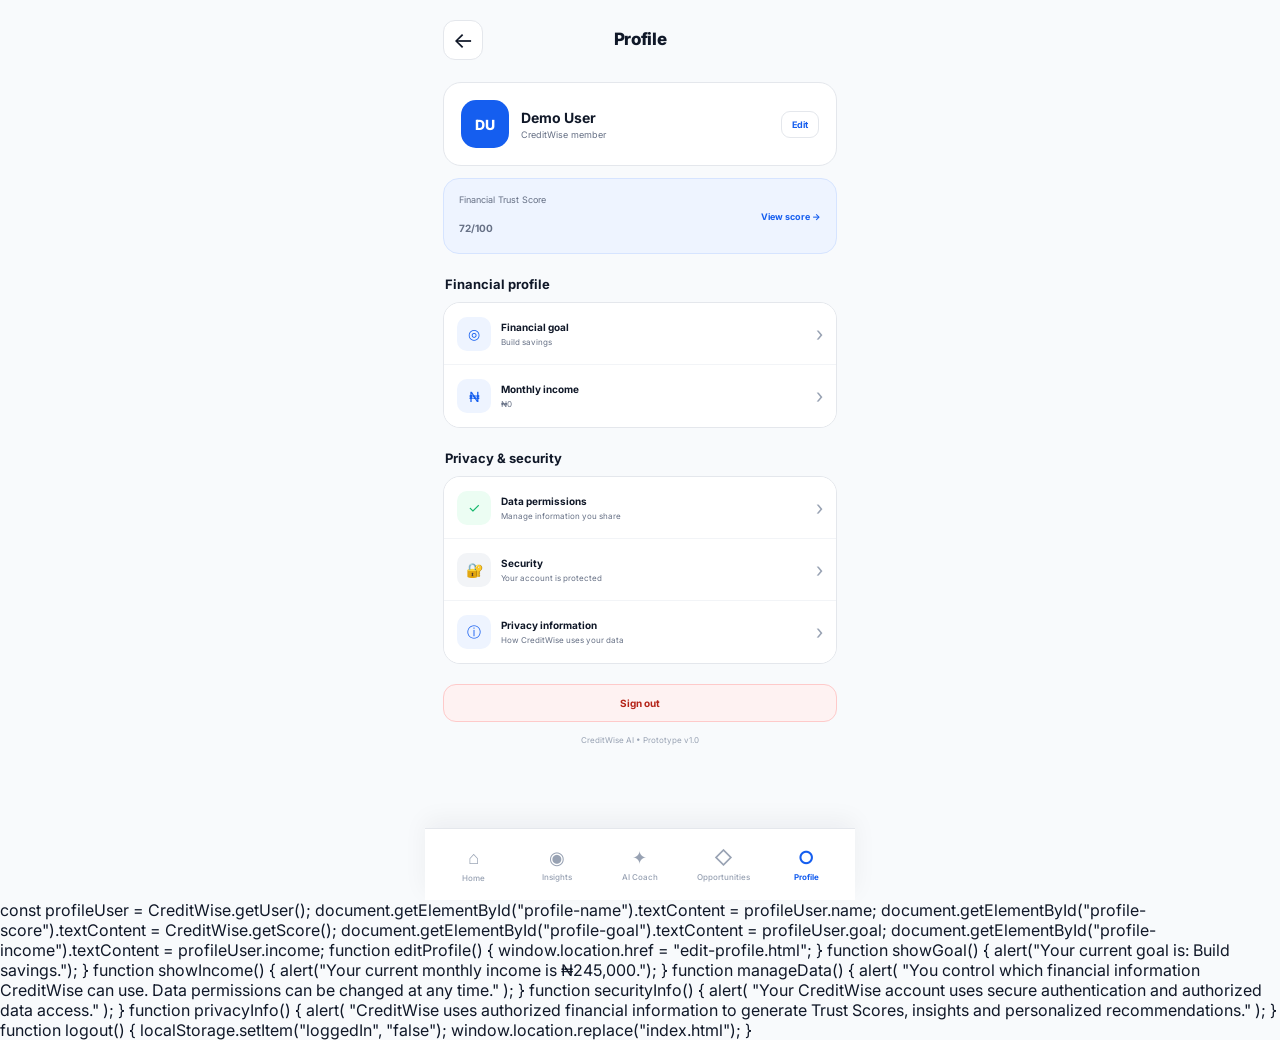
<file: docs/profile.html>
<!DOCTYPE html>
<html lang="en">
<head>
  <meta charset="UTF-8">
  <meta name="viewport" content="width=device-width, initial-scale=1.0">
  <meta name="theme-color" content="#155EEF">
  <title>Profile — CreditWise AI</title>
  <link rel="stylesheet" href="style.css">
</head>

<body>

  <main class="profile-screen">

    <header class="page-header">
      <button class="back-btn" onclick="window.location.href='dashboard.html'">
        ←
      </button>

      <h1>Profile</h1>

      <div class="header-space"></div>
    </header>

    <section class="profile-card">

      <div class="profile-avatar">
        DU
      </div>

      <div class="profile-info">
        <h2 id="profile-name">Demo User</h2>
        <p>CreditWise member</p>
      </div>

      <button class="edit-btn" onclick="editProfile()">
        Edit
      </button>

    </section>

    <section class="profile-score">

      <div>
        <span>Financial Trust Score</span>
        <strong><span id="profile-score">72</span><span>/100</span></strong>
      </div>

      <button onclick="window.location.href='score.html'">
        View score →
      </button>

    </section>

    <div class="profile-section-title">
      <h2>Financial profile</h2>
    </div>

    <section class="settings-card">

      <button class="setting-row" onclick="showGoal()">
        <div class="setting-icon">◎</div>

        <div class="setting-text">
          <strong>Financial goal</strong>
          <span id="profile-goal">Build savings</span>
        </div>

        <span class="setting-arrow">›</span>
      </button>

      <button class="setting-row" onclick="showIncome()">
        <div class="setting-icon">₦</div>

        <div class="setting-text">
          <strong>Monthly income</strong>
          <span id="profile-income">₦0</span>
        </div>

        <span class="setting-arrow">›</span>
      </button>

    </section>

    <div class="profile-section-title">
      <h2>Privacy & security</h2>
    </div>

    <section class="settings-card">

      <button class="setting-row" onclick="manageData()">
        <div class="setting-icon privacy-icon">✓</div>

        <div class="setting-text">
          <strong>Data permissions</strong>
          <span>Manage information you share</span>
        </div>

        <span class="setting-arrow">›</span>
      </button>

      <button class="setting-row" onclick="securityInfo()">
        <div class="setting-icon security-setting-icon">🔐</div>

        <div class="setting-text">
          <strong>Security</strong>
          <span>Your account is protected</span>
        </div>

        <span class="setting-arrow">›</span>
      </button>

      <button class="setting-row" onclick="privacyInfo()">
        <div class="setting-icon">ⓘ</div>

        <div class="setting-text">
          <strong>Privacy information</strong>
          <span>How CreditWise uses your data</span>
        </div>

        <span class="setting-arrow">›</span>
      </button>

    </section>

    <button class="logout-btn" onclick="localStorage.setItem('loggedIn','false'); window.location.replace('index.html');">
  Sign out
</button>

    <p class="version">
      CreditWise AI • Prototype v1.0
    </p>

    <nav class="bottom-nav">

      <button onclick="window.location.href='dashboard.html'">
        <span>⌂</span>
        Home
      </button>

      <button onclick="window.location.href='score.html'">
        <span>◉</span>
        Insights
      </button>

      <button onclick="window.location.href='coach.html'">
        <span>✦</span>
        AI Coach
      </button>

      <button onclick="window.location.href='opportunities.html'">
        <span>◇</span>
        Opportunities
      </button>

      <button class="nav-active">
        <span>○</span>
        Profile
      </button>

    </nav>

  </main>

  <script>

<script src="app.js?v=3"></script>
const profileUser = CreditWise.getUser();

document.getElementById("profile-name").textContent = profileUser.name;
document.getElementById("profile-score").textContent = CreditWise.getScore();
document.getElementById("profile-goal").textContent = profileUser.goal;
document.getElementById("profile-income").textContent = profileUser.income;
    function editProfile() {
  window.location.href = "edit-profile.html";
}

    function showGoal() {
      alert("Your current goal is: Build savings.");
    }

    function showIncome() {
      alert("Your current monthly income is ₦245,000.");
    }

    function manageData() {
      alert(
        "You control which financial information CreditWise can use. Data permissions can be changed at any time."
      );
    }

    function securityInfo() {
      alert(
        "Your CreditWise account uses secure authentication and authorized data access."
      );
    }

    function privacyInfo() {
      alert(
        "CreditWise uses authorized financial information to generate Trust Scores, insights and personalized recommendations."
      );
    }

    function logout() {
  localStorage.setItem("loggedIn", "false");
  window.location.replace("index.html");
}

  </script>

</body>
</html>
</file>
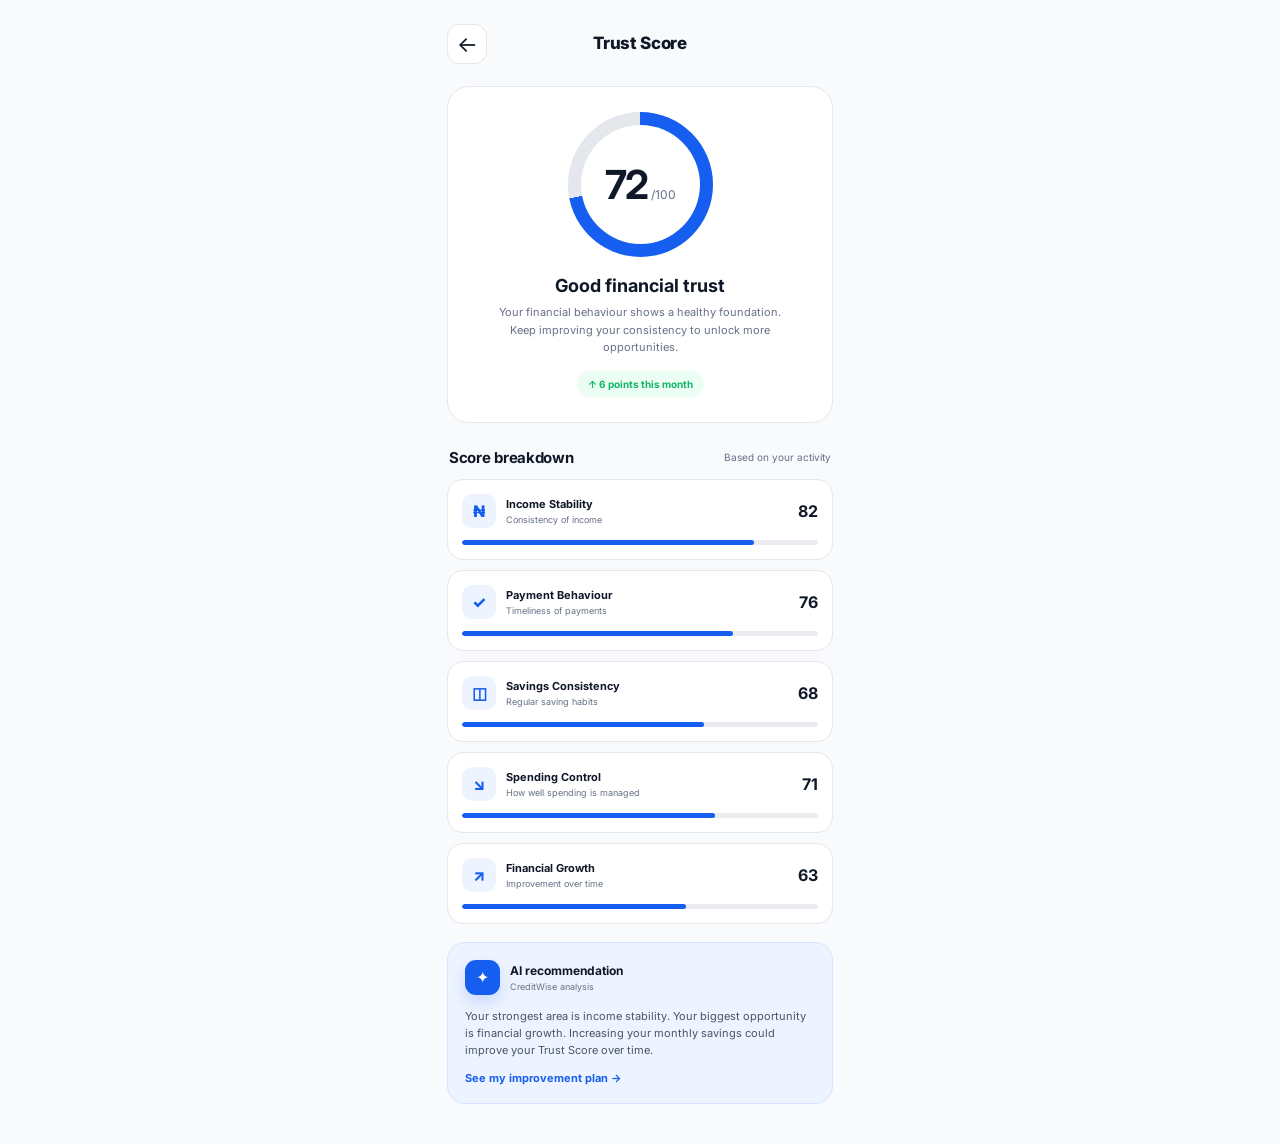
<file: docs/score.html>
<!DOCTYPE html>
<html lang="en">
<head>
  <meta charset="UTF-8">
  <meta name="viewport" content="width=device-width, initial-scale=1.0">
  <meta name="theme-color" content="#155EEF">
  <title>Trust Score — CreditWise AI</title>
  <link rel="stylesheet" href="style.css">
</head>

<body>

  <main class="score-screen">

    <header class="page-header">
      <button class="back-btn" onclick="window.location.href='dashboard.html'">
        ←
      </button>

      <h1>Trust Score</h1>

      <div class="header-space"></div>
    </header>

    <section class="score-summary">

      <div class="large-score-ring">
        <div>
          <strong id="trust-score">72</strong>
          <span>/100</span>
        </div>
      </div>

      <h2>Good financial trust</h2>

      <p>
        Your financial behaviour shows a healthy foundation.
        Keep improving your consistency to unlock more opportunities.
      </p>

      <div class="score-improvement">
        ↑ 6 points this month
      </div>

    </section>

    <section class="breakdown-section">

      <div class="section-heading">
        <h2>Score breakdown</h2>
        <span>Based on your activity</span>
      </div>

      <div class="factor-card">

        <div class="factor-top">
          <div class="factor-name">
            <span class="factor-icon">₦</span>
            <div>
              <strong>Income Stability</strong>
              <small>Consistency of income</small>
            </div>
          </div>

          <strong class="factor-score">82</strong>
        </div>

        <div class="factor-bar">
          <div style="width:82%"></div>
        </div>

      </div>

      <div class="factor-card">

        <div class="factor-top">
          <div class="factor-name">
            <span class="factor-icon">✓</span>
            <div>
              <strong>Payment Behaviour</strong>
              <small>Timeliness of payments</small>
            </div>
          </div>

          <strong class="factor-score">76</strong>
        </div>

        <div class="factor-bar">
          <div style="width:76%"></div>
        </div>

      </div>

      <div class="factor-card">

        <div class="factor-top">
          <div class="factor-name">
            <span class="factor-icon">◫</span>
            <div>
              <strong>Savings Consistency</strong>
              <small>Regular saving habits</small>
            </div>
          </div>

          <strong class="factor-score">68</strong>
        </div>

        <div class="factor-bar">
          <div style="width:68%"></div>
        </div>

      </div>

      <div class="factor-card">

        <div class="factor-top">
          <div class="factor-name">
            <span class="factor-icon">↘</span>
            <div>
              <strong>Spending Control</strong>
              <small>How well spending is managed</small>
            </div>
          </div>

          <strong class="factor-score">71</strong>
        </div>

        <div class="factor-bar">
          <div style="width:71%"></div>
        </div>

      </div>

      <div class="factor-card">

        <div class="factor-top">
          <div class="factor-name">
            <span class="factor-icon">↗</span>
            <div>
              <strong>Financial Growth</strong>
              <small>Improvement over time</small>
            </div>
          </div>

          <strong class="factor-score">63</strong>
        </div>

        <div class="factor-bar">
          <div style="width:63%"></div>
        </div>

      </div>

    </section>

    <section class="ai-score-insight">

      <div class="ai-score-title">
        <div class="ai-mini">✦</div>

        <div>
          <strong>AI recommendation</strong>
          <span>CreditWise analysis</span>
        </div>
      </div>

      <p>
        Your strongest area is income stability. Your biggest opportunity
        is financial growth. Increasing your monthly savings could improve
        your Trust Score over time.
      </p>

      <button onclick="window.location.href='plan.html'">
        See my improvement plan →
      </button>

    </section>

  </main>

<script>document.getElementById("trust-score").textContent = CreditWise.getScore();</script>
</body>
</html>
</file>
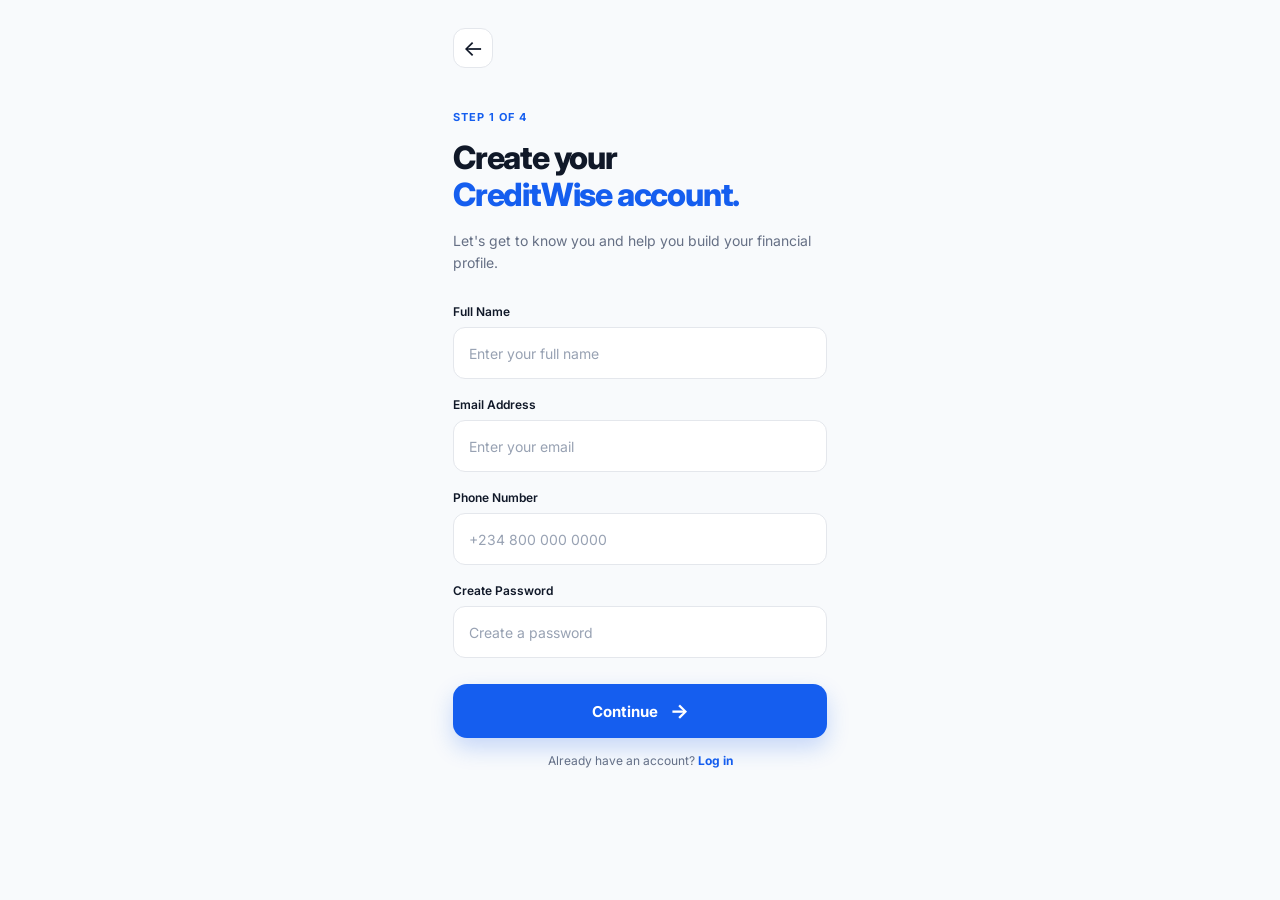
<file: docs/signup.html>
<!DOCTYPE html>
<html lang="en">
<head>
  <meta charset="UTF-8">
  <meta name="viewport" content="width=device-width, initial-scale=1.0">
  <meta name="theme-color" content="#155EEF">
  <title>Create Account — CreditWise AI</title>
  <link rel="stylesheet" href="style.css">
</head>

<body>

  <main class="signup-screen">

    <button class="back-btn" onclick="history.back()">←</button>

    <div class="signup-content">

      <div class="step-label">
        STEP 1 OF 4
      </div>

      <h1>Create your<br><span>CreditWise account.</span></h1>

      <p class="signup-description">
        Let's get to know you and help you build your financial profile.
      </p>

      <form id="signupForm">
        <label>Full Name</label>
        <input
  type="text"
  name="name"
  placeholder="Enter your full name"
  required
>
        <label>Email Address</label>
        <input
          type="email"
          placeholder="Enter your email"
          required
        >

        <label>Phone Number</label>
        <input
          type="tel"
          placeholder="+234 800 000 0000"
          required
        >

        <label>Create Password</label>
        <input
          type="password"
          placeholder="Create a password"
          required
        >

        <button class="primary-btn signup-submit" type="submit">
          Continue
          <span>→</span>
        </button>

      </form>

      <p class="login-text">
        Already have an account?
        <button class="login-btn" type="button">
          Log in
        </button>
      </p>

    </div>

  </main>

  <script>
  document.getElementById("signupForm").addEventListener("submit", function(event) {
    event.preventDefault();

    const name = document.querySelector('input[name="name"]').value.trim();
    const email = document.querySelector('input[type="email"]').value.trim();
    const phone = document.querySelector('input[type="tel"]').value.trim();
    const password = document.querySelector('input[type="password"]').value;

    if (!name) {
      alert("Please enter your name.");
      return;
    }

    if (!email) {
      alert("Please enter your email.");
      return;
    }

    if (!phone) {
      alert("Please enter your phone number.");
      return;
    }

    if (password.length < 6) {
      alert("Password must be at least 6 characters.");
      return;
    }

    localStorage.setItem("userName", name);
    localStorage.setItem("userEmail", email);
    localStorage.setItem("userPhone", phone);
    localStorage.setItem("userPassword", password);
    localStorage.setItem("loggedIn", "true");

    window.location.href = "./goal.html";
  });
</script>

</body>
 
</html>
</file>
<file: docs/style.css>
@import url('https://fonts.googleapis.com/css2?family=Inter:wght@400;500;600;700;800&display=swap');

* {
  margin: 0;
  padding: 0;
  box-sizing: border-box;
}

:root {
  --primary: #155EEF;
  --primary-dark: #0B4ACB;
  --text: #101828;
  --muted: #667085;
  --background: #F8FAFC;
  --white: #FFFFFF;
  --success: #12B76A;
  --border: #E4E7EC;
}

html,
body {
  width: 100%;
  min-height: 100%;
  font-family: 'Inter', sans-serif;
  background: var(--background);
  color: var(--text);
}

body {
  min-height: 100vh;
}

button {
  font-family: inherit;
}

.welcome-screen {
  width: 100%;
  max-width: 430px;
  min-height: 100vh;
  margin: 0 auto;
  padding: 28px 28px 22px;
  display: flex;
  flex-direction: column;

  overflow: hidden;
}

/* BRAND */

.brand {
  display: flex;
  align-items: center;
  gap: 10px;
  font-size: 19px;
  font-weight: 700;
  letter-spacing: -0.4px;
}

.brand strong {
  color: var(--primary);
}

.brand-mark {
  width: 34px;
  height: 34px;
  border-radius: 10px;
  background: var(--primary);
  color: white;
  display: flex;
  align-items: center;
  justify-content: center;
  font-size: 17px;
  font-weight: 800;
  box-shadow: 0 8px 20px rgba(21, 94, 239, 0.22);
}

/* HERO */

.hero {
  flex: 1;
  display: flex;
  flex-direction: column;
  justify-content: center;
  padding: 42px 0 28px;
}

.hero-badge {
  width: fit-content;
  display: flex;
  align-items: center;
  gap: 7px;
  padding: 8px 12px;
  margin-bottom: 18px;
  border-radius: 999px;
  background: #EEF4FF;
  color: var(--primary);
  font-size: 11px;
  font-weight: 600;
}

.hero-badge span {
  font-size: 14px;
}

h1 {
  font-size: clamp(31px, 8vw, 38px);
  line-height: 1.12;
  letter-spacing: -1.5px;
  font-weight: 800;
}

h1 span {
  display: block;
  color: var(--primary);
}

.hero > p {
  margin-top: 18px;
  max-width: 350px;
  color: var(--muted);
  font-size: 14px;
  line-height: 1.65;
}

/* FINANCIAL VISUAL */

.finance-visual {
  position: relative;
  height: 205px;
  margin-top: 34px;
  border-radius: 26px;
  background:
    radial-gradient(circle at 80% 20%, rgba(21, 94, 239, 0.18), transparent 35%),
    linear-gradient(145deg, #FFFFFF, #EEF4FF);
  border: 1px solid rgba(21, 94, 239, 0.10);
  box-shadow: 0 18px 45px rgba(16, 24, 40, 0.08);
  overflow: hidden;
}

.glow {
  position: absolute;
  width: 170px;
  height: 170px;
  right: -60px;
  top: -65px;
  border-radius: 50%;
  background: rgba(21, 94, 239, 0.12);
  filter: blur(8px);
}

.score-card {
  position: absolute;
  left: 18px;
  top: 22px;
  width: 155px;
  padding: 16px;
  background: rgba(255, 255, 255, 0.92);
  border: 1px solid rgba(16, 24, 40, 0.06);
  border-radius: 18px;
  box-shadow: 0 12px 28px rgba(16, 24, 40, 0.08);
}

.score-label {
  color: var(--muted);
  font-size: 10px;
  font-weight: 600;
}

.score {
  margin-top: 7px;
  font-size: 30px;
  font-weight: 800;
  letter-spacing: -1px;
}

.score span {
  color: var(--muted);
  font-size: 11px;
  font-weight: 500;
}

.score-status {
  margin-top: 4px;
  color: var(--success);
  font-size: 11px;
  font-weight: 700;
}

.growth-card {
  position: absolute;
  right: 18px;
  bottom: 24px;
  width: 145px;
  padding: 13px;
  background: var(--text);
  color: white;
  border-radius: 16px;
  box-shadow: 0 12px 28px rgba(16, 24, 40, 0.18);
}

.growth-card span {
  display: block;
  color: #98A2B3;
  font-size: 9px;
  margin-bottom: 5px;
}

.growth-card strong {
  font-size: 15px;
}

.ai-orb {
  position: absolute;
  right: 42px;
  top: 28px;
  width: 48px;
  height: 48px;
  border-radius: 50%;
  display: flex;
  align-items: center;
  justify-content: center;
  background: var(--primary);
  color: white;
  font-size: 21px;
  box-shadow:
    0 0 0 8px rgba(21, 94, 239, 0.08),
    0 10px 25px rgba(21, 94, 239, 0.28);
}

/* ACTIONS */

.actions {
  padding-bottom: 5px;
}

.primary-btn {
  width: 100%;
  height: 54px;
  border: none;
  border-radius: 14px;
  background: var(--primary);
  color: white;
  font-size: 15px;
  font-weight: 700;
  cursor: pointer;
  display: flex;
  align-items: center;
  justify-content: center;
  gap: 12px;
  box-shadow: 0 10px 22px rgba(21, 94, 239, 0.22);
  transition: 0.2s ease;
}

.primary-btn span {
  font-size: 20px;
}

.primary-btn:active {
  transform: scale(0.98);
}

.login-text {
  text-align: center;
  margin-top: 15px;
  color: var(--muted);
  font-size: 12px;
}

.login-btn {
  border: none;
  background: transparent;
  color: var(--primary);
  font-size: 12px;
  font-weight: 700;
  cursor: pointer;
}

footer {
  text-align: center;
  margin-top: 16px;
  color: #98A2B3;
  font-size: 10px;
}

/* SMALL PHONES */

@media (max-height: 700px) {
  .hero {
    padding-top: 25px;
  }

  .finance-visual {
    height: 165px;
    margin-top: 24px;
  }

  .score-card {
    top: 15px;
  }

  .growth-card {
    bottom: 15px;
  }
}
/* =========================
   SIGN UP SCREEN
========================= */

.signup-screen {
  width: 100%;
  max-width: 430px;
  min-height: 100vh;
  margin: 0 auto;
  padding: 28px;
  background: var(--background);
}

.back-btn {
  width: 42px;
  height: 42px;
  border: 1px solid var(--border);
  border-radius: 12px;
  background: white;
  color: var(--text);
  font-size: 22px;
  cursor: pointer;
}

.signup-content {
  padding-top: 42px;
}

.step-label {
  color: var(--primary);
  font-size: 11px;
  font-weight: 700;
  letter-spacing: 1px;
  margin-bottom: 16px;
}

.signup-content h1 {
  font-size: 32px;
  line-height: 1.15;
  letter-spacing: -1.2px;
}

.signup-content h1 span {
  color: var(--primary);
}

.signup-description {
  margin-top: 16px;
  color: var(--muted);
  font-size: 14px;
  line-height: 1.6;
  margin-bottom: 30px;
}

.signup-content form {
  display: flex;
  flex-direction: column;
}

.signup-content label {
  color: var(--text);
  font-size: 12px;
  font-weight: 600;
  margin-bottom: 8px;
}

.signup-content input {
  width: 100%;
  height: 52px;
  border: 1px solid var(--border);
  border-radius: 12px;
  background: white;
  padding: 0 15px;
  margin-bottom: 18px;
  font-family: inherit;
  font-size: 14px;
  color: var(--text);
  outline: none;
}

.signup-content input::placeholder {
  color: #98A2B3;
}

.signup-content input:focus {
  border-color: var(--primary);
  box-shadow: 0 0 0 3px rgba(21, 94, 239, 0.10);
}

.signup-submit {
  margin-top: 8px;
}
/* =========================
   FINANCIAL GOAL SCREEN
========================= */

.goal-screen {
  width: 100%;
  max-width: 430px;
  min-height: 100vh;
  margin: 0 auto;
  padding: 28px;
  background: var(--background);
}

.goal-content {
  padding-top: 38px;
}

.goal-content h1 {
  font-size: 31px;
  line-height: 1.15;
  letter-spacing: -1.2px;
}

.goal-content h1 span {
  color: var(--primary);
}

.goal-description {
  margin-top: 15px;
  margin-bottom: 26px;
  color: var(--muted);
  font-size: 14px;
  line-height: 1.6;
}

/* GOAL CARDS */

.goal-options {
  display: flex;
  flex-direction: column;
  gap: 12px;
}

.goal-card {
  width: 100%;
  min-height: 76px;
  padding: 12px 14px;
  border: 1px solid var(--border);
  border-radius: 16px;
  background: white;
  display: flex;
  align-items: center;
  gap: 13px;
  text-align: left;
  cursor: pointer;
  transition: all 0.2s ease;
}

.goal-card:active {
  transform: scale(0.985);
}

.goal-card.selected {
  border-color: var(--primary);
  background: #EEF4FF;
  box-shadow: 0 6px 18px rgba(21, 94, 239, 0.10);
}

.goal-icon {
  flex: 0 0 43px;
  width: 43px;
  height: 43px;
  border-radius: 13px;
  display: flex;
  align-items: center;
  justify-content: center;
  font-size: 18px;
  font-weight: 800;
}

.goal-icon.savings {
  background: #ECFDF3;
  color: #12B76A;
}

.goal-icon.trust {
  background: #EEF4FF;
  color: #155EEF;
}

.goal-icon.credit {
  background: #FFF7ED;
  color: #F79009;
}

.goal-icon.business {
  background: #F4F3FF;
  color: #7A5AF8;
}

.goal-info {
  flex: 1;
  min-width: 0;
}

.goal-info strong {
  display: block;
  color: var(--text);
  font-size: 13px;
  font-weight: 700;
}

.goal-info span {
  display: block;
  margin-top: 4px;
  color: var(--muted);
  font-size: 11px;
  line-height: 1.35;
}

.check {
  width: 22px;
  height: 22px;
  border: 1.5px solid #D0D5DD;
  border-radius: 50%;
  display: flex;
  align-items: center;
  justify-content: center;
  color: transparent;
  font-size: 12px;
  font-weight: 800;
}

.goal-card.selected .check {
  border-color: var(--primary);
  background: var(--primary);
  color: white;
}

.goal-continue {
  margin-top: 22px;
  opacity: 0.45;
}

.goal-continue.active {
  opacity: 1;
}
 /* =========================
   CONSENT SCREEN
========================= */

.consent-screen {
  width: 100%;
  max-width: 430px;
  min-height: 100vh;
  margin: 0 auto;
  padding: 28px;
  background: var(--background);
}

.consent-content {
  padding-top: 30px;
}

.security-icon {
  width: 52px;
  height: 52px;
  margin-top: 22px;
  margin-bottom: 18px;
  border-radius: 16px;
  background: #EEF4FF;
  color: var(--primary);
  display: flex;
  align-items: center;
  justify-content: center;
  font-size: 23px;
}

.consent-content h1 {
  font-size: 30px;
  line-height: 1.15;
  letter-spacing: -1.2px;
}

.consent-content h1 span {
  color: var(--primary);
}

.consent-description {
  margin-top: 15px;
  margin-bottom: 22px;
  color: var(--muted);
  font-size: 13px;
  line-height: 1.6;
}

.data-card {
  padding: 17px;
  background: white;
  border: 1px solid var(--border);
  border-radius: 17px;
}

.data-title {
  display: flex;
  align-items: center;
  gap: 9px;
  margin-bottom: 15px;
  color: var(--text);
  font-size: 13px;
  font-weight: 700;
}

.data-shield {
  width: 23px;
  height: 23px;
  border-radius: 50%;
  background: #ECFDF3;
  color: var(--success);
  display: flex;
  align-items: center;
  justify-content: center;
  font-size: 11px;
}

.data-item {
  display: flex;
  align-items: center;
  gap: 10px;
  margin-top: 11px;
  color: var(--muted);
  font-size: 12px;
}

.data-item > span {
  color: var(--success);
  font-weight: 800;
}

.privacy-box {
  margin-top: 14px;
  padding: 14px;
  border-radius: 14px;
  background: #F2F4F7;
}

.privacy-box strong {
  display: block;
  margin-bottom: 5px;
  color: var(--text);
  font-size: 12px;
}

.privacy-box p {
  color: var(--muted);
  font-size: 11px;
  line-height: 1.5;
}

.consent-btn {
  margin-top: 20px;
}

.skip-btn {
  width: 100%;
  margin-top: 13px;
  padding: 10px;
  border: none;
  background: transparent;
  color: var(--muted);
  font-family: inherit;
  font-size: 12px;
  font-weight: 600;
  cursor: pointer;
}
 /* =========================
   DASHBOARD
========================= */

.dashboard-screen {
  width: 100%;
  max-width: 430px;
  min-height: 100vh;
  margin: 0 auto;
  padding: 28px 22px 92px;
  background: var(--background);
}

.dashboard-header {
  display: flex;
  align-items: center;
  justify-content: space-between;
  margin-bottom: 22px;
}

.welcome-small {
  display: block;
  color: var(--muted);
  font-size: 11px;
  margin-bottom: 5px;
}

.dashboard-header h1 {
  font-size: 24px;
  letter-spacing: -0.8px;
}

.notification-btn {
  width: 42px;
  height: 42px;
  border: 1px solid var(--border);
  border-radius: 13px;
  background: white;
  color: var(--text);
  font-size: 20px;
}

/* TRUST CARD */

.trust-card {
  padding: 21px;
  border-radius: 23px;
  background: linear-gradient(145deg, #155EEF, #0B4ACB);
  color: white;
  box-shadow: 0 18px 35px rgba(21, 94, 239, 0.22);
}

.trust-top {
  display: flex;
  justify-content: space-between;
  align-items: center;
}

.trust-top > div:first-child > span {
  display: block;
  color: #D6E4FF;
  font-size: 11px;
  margin-bottom: 6px;
}

.trust-score {
  font-size: 38px;
  font-weight: 800;
  letter-spacing: -1.5px;
}

.trust-score span {
  font-size: 13px;
  font-weight: 500;
  color: #D6E4FF;
}

.score-ring {
  width: 66px;
  height: 66px;
  border-radius: 50%;
  display: flex;
  align-items: center;
  justify-content: center;
  border: 6px solid rgba(255, 255, 255, 0.25);
  border-top-color: white;
  transform: rotate(35deg);
}

.score-ring div {
  transform: rotate(-35deg);
  font-size: 9px;
  font-weight: 800;
}

.score-change {
  margin-top: 14px;
  font-size: 11px;
  color: #D6E4FF;
}

.score-bar {
  height: 5px;
  margin-top: 10px;
  border-radius: 99px;
  background: rgba(255, 255, 255, 0.20);
  overflow: hidden;
}

.score-bar div {
  width: 72%;
  height: 100%;
  border-radius: inherit;
  background: white;
}

.score-link {
  margin-top: 13px;
  border: none;
  background: transparent;
  color: white;
  padding: 0;
  font-family: inherit;
  font-size: 11px;
  font-weight: 600;
}

/* SECTION HEADINGS */

.section-heading {
  display: flex;
  align-items: center;
  justify-content: space-between;
  margin: 25px 2px 12px;
}

.section-heading h2 {
  font-size: 15px;
  letter-spacing: -0.3px;
}

.section-heading span {
  color: var(--muted);
  font-size: 10px;
}

/* FINANCIAL SNAPSHOT */

.snapshot-grid {
  display: grid;
  grid-template-columns: 1fr 1fr;
  gap: 10px;
}

.money-card {
  padding: 15px;
  border: 1px solid var(--border);
  border-radius: 16px;
  background: white;
}

.money-card:first-child {
  grid-column: span 2;
}

.money-card span {
  display: block;
  color: var(--muted);
  font-size: 10px;
  margin-bottom: 6px;
}

.money-card strong {
  display: block;
  color: var(--text);
  font-size: 18px;
  letter-spacing: -0.5px;
}

.money-card small {
  display: block;
  margin-top: 6px;
  color: var(--success);
  font-size: 10px;
  font-weight: 600;
}

/* AI INSIGHT */

.ai-insight {
  margin-top: 18px;
  padding: 17px;
  border: 1px solid #D6E4FF;
  border-radius: 18px;
  background: #EEF4FF;
}

.ai-heading {
  display: flex;
  align-items: center;
  gap: 10px;
}

.ai-mini {
  width: 35px;
  height: 35px;
  border-radius: 11px;
  background: var(--primary);
  color: white;
  display: flex;
  align-items: center;
  justify-content: center;
}

.ai-heading strong {
  display: block;
  font-size: 12px;
}

.ai-heading span {
  display: block;
  margin-top: 3px;
  color: var(--muted);
  font-size: 9px;
}

.ai-insight p {
  margin-top: 13px;
  color: #475467;
  font-size: 11px;
  line-height: 1.55;
}

.ai-insight button {
  margin-top: 12px;
  border: none;
  background: transparent;
  color: var(--primary);
  font-family: inherit;
  font-size: 11px;
  font-weight: 700;
  padding: 0;
}

/* QUICK ACTIONS */

.quick-actions {
  display: grid;
  grid-template-columns: repeat(3, 1fr);
  gap: 8px;
}

.quick-actions button {
  min-height: 72px;
  padding: 10px 5px;
  border: 1px solid var(--border);
  border-radius: 15px;
  background: white;
  color: var(--text);
  font-family: inherit;
  font-size: 9px;
  font-weight: 600;
}

.quick-actions button span {
  display: block;
  margin-bottom: 7px;
  color: var(--primary);
  font-size: 18px;
}

/* BOTTOM NAVIGATION */

.bottom-nav {
  position: fixed;
  z-index: 10;
  left: 50%;
  bottom: 0;
  transform: translateX(-50%);
  width: min(100%, 430px);
  height: 72px;
  padding: 8px 7px;
  display: grid;
  grid-template-columns: repeat(5, 1fr);
  border-top: 1px solid var(--border);
  background: rgba(255, 255, 255, 0.96);
  backdrop-filter: blur(12px);
}

.bottom-nav button {
  border: none;
  background: transparent;
  color: #98A2B3;
  font-family: inherit;
  font-size: 8px;
  font-weight: 500;
}

.bottom-nav button span {
  display: block;
  margin-bottom: 4px;
  font-size: 18px;
}

.bottom-nav .nav-active {
  color: var(--primary);
  font-weight: 700;
}
 /* =========================
   SCREEN 6 — TRUST SCORE
========================= */

.score-screen {
  width: 100%;
  max-width: 430px;
  min-height: 100vh;
  margin: 0 auto;
  padding: 24px 22px 40px;
  background: var(--background);
}

.page-header {
  display: flex;
  align-items: center;
  justify-content: space-between;
  margin-bottom: 22px;
}

.page-header h1 {
  font-size: 17px;
  letter-spacing: -0.3px;
}

.header-space {
  width: 40px;
}

.back-btn {
  width: 40px;
  height: 40px;
  border: 1px solid var(--border);
  border-radius: 12px;
  background: white;
  color: var(--text);
  font-size: 22px;
  cursor: pointer;
}

/* SCORE SUMMARY */

.score-summary {
  padding: 25px 18px;
  text-align: center;
  border: 1px solid var(--border);
  border-radius: 22px;
  background: white;
}

.large-score-ring {
  width: 145px;
  height: 145px;
  margin: 0 auto 18px;
  border-radius: 50%;
  display: flex;
  align-items: center;
  justify-content: center;
  background:
    conic-gradient(
      var(--primary) 0deg,
      var(--primary) 259deg,
      #E4E7EC 259deg,
      #E4E7EC 360deg
    );
  position: relative;
}

.large-score-ring::after {
  content: "";
  position: absolute;
  width: 119px;
  height: 119px;
  border-radius: 50%;
  background: white;
}

.large-score-ring div {
  position: relative;
  z-index: 1;
}

.large-score-ring strong {
  font-size: 40px;
  letter-spacing: -2px;
}

.large-score-ring span {
  color: var(--muted);
  font-size: 12px;
}

.score-summary h2 {
  font-size: 18px;
  margin-bottom: 8px;
}

.score-summary p {
  max-width: 310px;
  margin: 0 auto;
  color: var(--muted);
  font-size: 11px;
  line-height: 1.6;
}

.score-improvement {
  display: inline-block;
  margin-top: 14px;
  padding: 7px 11px;
  border-radius: 20px;
  background: #ECFDF3;
  color: var(--success);
  font-size: 10px;
  font-weight: 700;
}

/* BREAKDOWN */

.breakdown-section {
  margin-top: 24px;
}

.factor-card {
  margin-bottom: 10px;
  padding: 14px;
  border: 1px solid var(--border);
  border-radius: 16px;
  background: white;
}

.factor-top {
  display: flex;
  align-items: center;
  justify-content: space-between;
}

.factor-name {
  display: flex;
  align-items: center;
  gap: 10px;
}

.factor-icon {
  width: 34px;
  height: 34px;
  border-radius: 10px;
  background: #EEF4FF;
  color: var(--primary);
  display: flex;
  align-items: center;
  justify-content: center;
  font-weight: 800;
}

.factor-name strong {
  display: block;
  font-size: 11px;
}

.factor-name small {
  display: block;
  margin-top: 3px;
  color: var(--muted);
  font-size: 9px;
}

.factor-score {
  font-size: 16px;
  color: var(--text);
}

.factor-bar {
  height: 5px;
  margin-top: 12px;
  border-radius: 99px;
  background: #EAECF0;
  overflow: hidden;
}

.factor-bar div {
  height: 100%;
  border-radius: inherit;
  background: var(--primary);
}

/* AI RECOMMENDATION */

.ai-score-insight {
  margin-top: 18px;
  padding: 17px;
  border: 1px solid #D6E4FF;
  border-radius: 18px;
  background: #EEF4FF;
}

.ai-score-title {
  display: flex;
  align-items: center;
  gap: 10px;
}

.ai-score-title strong {
  display: block;
  font-size: 12px;
}

.ai-score-title span {
  display: block;
  margin-top: 3px;
  color: var(--muted);
  font-size: 9px;
}

.ai-score-insight p {
  margin-top: 13px;
  color: #475467;
  font-size: 11px;
  line-height: 1.55;
}

.ai-score-insight button {
  margin-top: 12px;
  padding: 0;
  border: none;
  background: transparent;
  color: var(--primary);
  font-family: inherit;
  font-size: 11px;
  font-weight: 700;
}
/* =========================
   SCREEN 7 — IMPROVEMENT PLAN
========================= */

.plan-screen {
  width: 100%;
  max-width: 430px;
  min-height: 100vh;
  margin: 0 auto;
  padding: 24px 22px 40px;
  background: var(--background);
}

.plan-hero {
  margin-top: 20px;
  padding: 20px;
  border-radius: 20px;
  background: #EEF4FF;
  border: 1px solid #D6E4FF;
}

.plan-ai-icon {
  width: 40px;
  height: 40px;
  border-radius: 12px;
  background: var(--primary);
  color: white;
  display: flex;
  align-items: center;
  justify-content: center;
  font-size: 19px;
  margin-bottom: 14px;
}

.plan-label {
  color: var(--primary);
  font-size: 9px;
  font-weight: 800;
  letter-spacing: 1px;
}

.plan-hero h2 {
  margin-top: 8px;
  font-size: 25px;
  line-height: 1.2;
  letter-spacing: -0.8px;
}

.plan-hero h2 span {
  color: var(--primary);
}

.plan-hero p {
  margin-top: 10px;
  color: var(--muted);
  font-size: 11px;
  line-height: 1.55;
}

/* SCORE PROGRESS */

.progress-card {
  margin-top: 16px;
  padding: 17px;
  border: 1px solid var(--border);
  border-radius: 17px;
  background: white;
}

.progress-top {
  display: flex;
  align-items: center;
  justify-content: space-between;
}

.progress-top > div:not(.progress-arrow),
.target-score {
  display: flex;
  flex-direction: column;
}

.progress-top span {
  color: var(--muted);
  font-size: 9px;
}

.progress-top strong {
  margin-top: 4px;
  font-size: 22px;
}

.progress-arrow {
  color: var(--primary);
  font-size: 20px;
}

.plan-progress {
  height: 7px;
  margin-top: 15px;
  border-radius: 99px;
  background: #EAECF0;
  overflow: hidden;
}

.plan-progress div {
  width: 72%;
  height: 100%;
  border-radius: inherit;
  background: var(--primary);
}

.progress-card small {
  display: block;
  margin-top: 8px;
  color: var(--muted);
  font-size: 9px;
}

/* ACTION CARDS */

.action-card {
  display: flex;
  gap: 11px;
  margin-bottom: 10px;
  padding: 14px;
  border: 1px solid var(--border);
  border-radius: 16px;
  background: white;
}

.action-number {
  flex: 0 0 30px;
  width: 30px;
  height: 30px;
  border-radius: 10px;
  background: #EEF4FF;
  color: var(--primary);
  display: flex;
  align-items: center;
  justify-content: center;
  font-size: 11px;
  font-weight: 800;
}

.action-content {
  flex: 1;
}

.action-title {
  display: flex;
  justify-content: space-between;
  gap: 8px;
}

.action-title strong {
  display: block;
  font-size: 11px;
}

.action-title span {
  display: block;
  margin-top: 3px;
  color: var(--success);
  font-size: 9px;
  font-weight: 600;
}

.action-check {
  color: #98A2B3 !important;
  font-size: 20px !important;
  margin: 0 !important;
}

.action-content p {
  margin-top: 9px;
  color: var(--muted);
  font-size: 10px;
  line-height: 1.5;
}

.action-meta {
  display: flex;
  gap: 7px;
  margin-top: 10px;
}

.action-meta span {
  padding: 4px 7px;
  border-radius: 7px;
  background: #F2F4F7;
  color: #667085;
  font-size: 8px;
}

/* AI NOTE */

.ai-plan-note {
  display: flex;
  gap: 10px;
  margin-top: 16px;
  padding: 15px;
  border-radius: 16px;
  background: #F9FAFB;
  border: 1px solid var(--border);
}

.ai-plan-note .ai-mini {
  flex: 0 0 34px;
}

.ai-plan-note strong {
  font-size: 11px;
}

.ai-plan-note p {
  margin-top: 5px;
  color: var(--muted);
  font-size: 9px;
  line-height: 1.55;
}

/* START BUTTON */

.plan-start-btn {
  margin-top: 18px;
}
 /* =========================
   SCREEN 8 — AI COACH
========================= */

.coach-screen {
  width: 100%;
  max-width: 430px;
  min-height: 100vh;
  margin: 0 auto;
  padding: 20px 18px 88px;
  background: var(--background);
  display: flex;
  flex-direction: column;
}

.coach-header-title {
  display: flex;
  align-items: center;
  gap: 8px;
}

.coach-avatar {
  width: 32px;
  height: 32px;
  border-radius: 10px;
  background: var(--primary);
  color: white;
  display: flex;
  align-items: center;
  justify-content: center;
  font-size: 15px;
}

.coach-header-title h1 {
  font-size: 14px;
}

.coach-header-title span {
  display: block;
  margin-top: 2px;
  color: var(--muted);
  font-size: 8px;
}

.coach-intro {
  padding: 20px 4px 10px;
}

.coach-large-avatar {
  width: 48px;
  height: 48px;
  border-radius: 15px;
  background: #EEF4FF;
  color: var(--primary);
  display: flex;
  align-items: center;
  justify-content: center;
  font-size: 22px;
}

.coach-intro h2 {
  margin-top: 14px;
  font-size: 25px;
  line-height: 1.18;
  letter-spacing: -0.8px;
}

.coach-intro h2 span {
  color: var(--primary);
}

.coach-intro p {
  margin-top: 9px;
  max-width: 340px;
  color: var(--muted);
  font-size: 11px;
  line-height: 1.55;
}

/* SUGGESTED QUESTIONS */

.suggestions {
  display: flex;
  gap: 7px;
  overflow-x: auto;
  padding: 8px 2px 13px;
  scrollbar-width: none;
}

.suggestions::-webkit-scrollbar {
  display: none;
}

.suggestions button {
  flex: 0 0 auto;
  padding: 9px 11px;
  border: 1px solid #D6E4FF;
  border-radius: 20px;
  background: #EEF4FF;
  color: var(--primary);
  font-family: inherit;
  font-size: 9px;
  font-weight: 600;
}

/* CHAT */

.chat-area {
  flex: 1;
  min-height: 250px;
  max-height: 430px;
  overflow-y: auto;
  padding: 12px 2px;
}

.ai-message {
  display: flex;
  align-items: flex-start;
  gap: 8px;
  margin-bottom: 14px;
}

.message-avatar {
  flex: 0 0 28px;
  width: 28px;
  height: 28px;
  border-radius: 9px;
  background: var(--primary);
  color: white;
  display: flex;
  align-items: center;
  justify-content: center;
  font-size: 12px;
}

.message-bubble {
  max-width: 82%;
  padding: 11px 13px;
  border-radius: 5px 15px 15px 15px;
  background: white;
  border: 1px solid var(--border);
}

.message-name {
  display: block;
  margin-bottom: 5px;
  color: var(--primary);
  font-size: 9px;
  font-weight: 700;
}

.message-bubble p {
  color: #475467;
  font-size: 10px;
  line-height: 1.55;
}

.user-message {
  display: flex;
  justify-content: flex-end;
  margin-bottom: 14px;
}

.user-bubble {
  max-width: 78%;
  padding: 11px 13px;
  border-radius: 15px 5px 15px 15px;
  background: var(--primary);
  color: white;
  font-size: 10px;
  line-height: 1.5;
}

/* INPUT */

.chat-input-area {
  position: fixed;
  bottom: 12px;
  left: 50%;
  transform: translateX(-50%);
  width: min(calc(100% - 36px), 394px);
  height: 52px;
  padding: 6px 7px 6px 15px;
  display: flex;
  align-items: center;
  gap: 8px;
  border: 1px solid var(--border);
  border-radius: 18px;
  background: white;
  box-shadow: 0 8px 25px rgba(16, 24, 40, 0.10);
}

.chat-input-area input {
  flex: 1;
  min-width: 0;
  height: 100%;
  border: none;
  outline: none;
  background: transparent;
  color: var(--text);
  font-family: inherit;
  font-size: 11px;
}

.chat-input-area input::placeholder {
  color: #98A2B3;
}

.chat-input-area button {
  width: 38px;
  height: 38px;
  border: none;
  border-radius: 12px;
  background: var(--primary);
  color: white;
  font-size: 18px;
  font-weight: 700;
}
 /* =========================
   SCREEN 9 — OPPORTUNITIES
========================= */

.opportunities-screen {
  width: 100%;
  max-width: 430px;
  min-height: 100vh;
  margin: 0 auto;
  padding: 20px 18px 95px;
  background: var(--background);
}

.opportunity-intro {
  margin-top: 18px;
  padding: 20px;
  border-radius: 21px;
  background: #EEF4FF;
  border: 1px solid #D6E4FF;
}

.opportunity-ai-icon {
  width: 42px;
  height: 42px;
  margin-bottom: 13px;
  border-radius: 12px;
  background: var(--primary);
  color: white;
  display: flex;
  align-items: center;
  justify-content: center;
  font-size: 19px;
}

.opportunity-intro > span {
  color: var(--primary);
  font-size: 8px;
  font-weight: 800;
  letter-spacing: 1px;
}

.opportunity-intro h2 {
  margin-top: 8px;
  font-size: 24px;
  line-height: 1.2;
  letter-spacing: -0.7px;
}

.opportunity-intro h2 strong {
  color: var(--primary);
}

.opportunity-intro p {
  margin-top: 10px;
  color: var(--muted);
  font-size: 10px;
  line-height: 1.55;
}

/* OPPORTUNITY CARDS */

.opportunity-card {
  margin-bottom: 11px;
  padding: 17px;
  border: 1px solid var(--border);
  border-radius: 18px;
  background: white;
}

.opportunity-card.featured {
  border-color: #BFD3FF;
  box-shadow: 0 8px 22px rgba(21, 94, 239, 0.08);
}

.opportunity-card-top {
  display: flex;
  align-items: center;
  justify-content: space-between;
}

.opportunity-icon {
  width: 38px;
  height: 38px;
  border-radius: 11px;
  display: flex;
  align-items: center;
  justify-content: center;
  font-size: 17px;
  font-weight: 800;
}

.credit-icon {
  background: #EEF4FF;
  color: var(--primary);
}

.savings-icon {
  background: #ECFDF3;
  color: var(--success);
}

.business-icon {
  background: #FFF7ED;
  color: #C2410C;
}

.match-badge {
  padding: 6px 8px;
  border-radius: 8px;
  background: #ECFDF3;
  color: var(--success);
  font-size: 8px;
  font-weight: 800;
}

.opportunity-card h3 {
  margin-top: 13px;
  font-size: 13px;
}

.opportunity-card p {
  margin-top: 7px;
  color: var(--muted);
  font-size: 10px;
  line-height: 1.55;
}

.opportunity-tags {
  display: flex;
  gap: 6px;
  margin-top: 11px;
}

.opportunity-tags span {
  padding: 5px 7px;
  border-radius: 7px;
  background: #F2F4F7;
  color: #667085;
  font-size: 8px;
}

.opportunity-card button {
  margin-top: 13px;
  padding: 0;
  border: none;
  background: transparent;
  color: var(--primary);
  font-family: inherit;
  font-size: 10px;
  font-weight: 700;
}

/* TRANSPARENCY */

.transparency-card {
  display: flex;
  gap: 10px;
  margin-top: 16px;
  padding: 15px;
  border: 1px solid var(--border);
  border-radius: 16px;
  background: #F9FAFB;
}

.transparency-icon {
  flex: 0 0 29px;
  width: 29px;
  height: 29px;
  border-radius: 9px;
  background: #EAECF0;
  color: #667085;
  display: flex;
  align-items: center;
  justify-content: center;
  font-size: 13px;
}

.transparency-card strong {
  font-size: 10px;
}

.transparency-card p {
  margin-top: 5px;
  color: var(--muted);
  font-size: 9px;
  line-height: 1.5;
}

.transparency-card button {
  margin-top: 7px;
  padding: 0;
  border: none;
  background: transparent;
  color: var(--primary);
  font-family: inherit;
  font-size: 9px;
  font-weight: 700;
}
 /* =========================
   SCREEN 10 — PROFILE
========================= */

.profile-screen {
  width: 100%;
  max-width: 430px;
  min-height: 100vh;
  margin: 0 auto;
  padding: 20px 18px 95px;
  background: var(--background);
}

.profile-card {
  display: flex;
  align-items: center;
  gap: 12px;
  margin-top: 20px;
  padding: 17px;
  border: 1px solid var(--border);
  border-radius: 18px;
  background: white;
}

.profile-avatar {
  width: 48px;
  height: 48px;
  flex: 0 0 48px;
  border-radius: 15px;
  background: var(--primary);
  color: white;
  display: flex;
  align-items: center;
  justify-content: center;
  font-size: 14px;
  font-weight: 800;
}

.profile-info {
  flex: 1;
}

.profile-info h2 {
  font-size: 14px;
}

.profile-info p {
  margin-top: 3px;
  color: var(--muted);
  font-size: 9px;
}

.edit-btn {
  padding: 7px 10px;
  border: 1px solid var(--border);
  border-radius: 9px;
  background: white;
  color: var(--primary);
  font-family: inherit;
  font-size: 9px;
  font-weight: 700;
}

.profile-score {
  display: flex;
  align-items: center;
  justify-content: space-between;
  margin-top: 12px;
  padding: 15px;
  border-radius: 16px;
  background: #EEF4FF;
  border: 1px solid #D6E4FF;
}

.profile-score span {
  display: block;
  color: var(--muted);
  font-size: 9px;
}

.profile-score strong {
  display: block;
  margin-top: 4px;
  color: var(--primary);
  font-size: 24px;
}

.profile-score strong span {
  display: inline;
  color: var(--muted);
  font-size: 10px;
}

.profile-score button {
  border: none;
  background: transparent;
  color: var(--primary);
  font-family: inherit;
  font-size: 9px;
  font-weight: 700;
}

.profile-section-title {
  margin: 22px 2px 10px;
}

.profile-section-title h2 {
  font-size: 13px;
}

.settings-card {
  overflow: hidden;
  border: 1px solid var(--border);
  border-radius: 17px;
  background: white;
}

.setting-row {
  width: 100%;
  min-height: 62px;
  padding: 11px 13px;
  display: flex;
  align-items: center;
  gap: 10px;
  border: none;
  border-bottom: 1px solid #F2F4F7;
  background: white;
  text-align: left;
  font-family: inherit;
  cursor: pointer;
}

.setting-row:last-child {
  border-bottom: none;
}

.setting-icon {
  width: 34px;
  height: 34px;
  flex: 0 0 34px;
  border-radius: 10px;
  background: #EEF4FF;
  color: var(--primary);
  display: flex;
  align-items: center;
  justify-content: center;
  font-size: 14px;
}

.privacy-icon {
  background: #ECFDF3;
  color: var(--success);
}

.security-setting-icon {
  background: #F2F4F7;
  color: #475467;
}

.setting-text {
  flex: 1;
}

.setting-text strong {
  display: block;
  color: var(--text);
  font-size: 10px;
}

.setting-text span {
  display: block;
  margin-top: 4px;
  color: var(--muted);
  font-size: 8px;
}

.setting-arrow {
  color: #98A2B3;
  font-size: 20px;
}

.logout-btn {
  width: 100%;
  margin-top: 20px;
  padding: 12px;
  border: 1px solid #FECACA;
  border-radius: 13px;
  background: #FEF2F2;
  color: #B42318;
  font-family: inherit;
  font-size: 10px;
  font-weight: 700;
}

.version {
  margin-top: 13px;
  text-align: center;
  color: #98A2B3;
  font-size: 8px;
}
/* =========================
   CREDITWISE AI — HOMEPAGE POLISH
========================= */

.welcome-screen {
  background:
    radial-gradient(circle at 50% 18%, rgba(21, 94, 239, 0.055), transparent 32%),
    var(--background);
}

.brand-mark {
  position: relative;
  overflow: hidden;
}

.brand-mark::after {
  content: "";
  position: absolute;
  inset: 0;
  background: linear-gradient(
    135deg,
    rgba(255,255,255,0.35),
    transparent 55%
  );
}

.hero-badge {
  border: 1px solid rgba(21, 94, 239, 0.08);
  box-shadow: 0 6px 18px rgba(21, 94, 239, 0.05);
}

h1 {
  text-wrap: balance;
}

.finance-visual {
  transform: translateY(0);
  transition: transform 0.3s ease, box-shadow 0.3s ease;
}

.finance-visual:hover {
  transform: translateY(-2px);
  box-shadow: 0 22px 55px rgba(16, 24, 40, 0.11);
}

.score-card {
  backdrop-filter: blur(10px);
  -webkit-backdrop-filter: blur(10px);
}

.score {
  font-size: 36px;
}

.score-status {
  display: inline-flex;
  align-items: center;
  gap: 5px;
}

.score-status::before {
  content: "";
  width: 6px;
  height: 6px;
  border-radius: 50%;
  background: var(--success);
}

.growth-card {
  backdrop-filter: blur(10px);
  -webkit-backdrop-filter: blur(10px);
}

.ai-orb {
  animation: aiPulse 3s ease-in-out infinite;
}

.primary-btn {
  position: relative;
  overflow: hidden;
}

.primary-btn::before {
  content: "";
  position: absolute;
  inset: 0;
  background: linear-gradient(
    110deg,
    transparent 25%,
    rgba(255,255,255,0.18) 50%,
    transparent 75%
  );
  transform: translateX(-120%);
  transition: transform 0.6s ease;
}

.primary-btn:hover::before {
  transform: translateX(120%);
}

.primary-btn:hover {
  transform: translateY(-1px);
  box-shadow: 0 14px 28px rgba(21, 94, 239, 0.27);
}

.primary-btn span {
  transition: transform 0.2s ease;
}

.primary-btn:hover span {
  transform: translateX(3px);
}

@keyframes aiPulse {
  0%, 100% {
    transform: scale(1);
    box-shadow:
      0 0 0 8px rgba(21, 94, 239, 0.08),
      0 10px 25px rgba(21, 94, 239, 0.28);
  }

  50% {
    transform: scale(1.06);
    box-shadow:
      0 0 0 12px rgba(21, 94, 239, 0.05),
      0 12px 30px rgba(21, 94, 239, 0.32);
  }
}
/* =========================
   CREDIT SCORE RING
========================= */

.score-card {
  width: 175px;
  padding: 14px;
  text-align: center;
}

.score-label {
  text-align: left;
}

.score-ring {
  width: 92px;
  height: 92px;
  margin: 10px auto 7px;
  border-radius: 50%;
  display: flex;
  align-items: center;
  justify-content: center;

  background:
    conic-gradient(
      var(--primary) 0deg 259deg,
      #E4E7EC 259deg 360deg
    );

  transform: rotate(-35deg);
}

.score-ring-inner {
  width: 74px;
  height: 74px;
  border-radius: 50%;
  background: white;

  display: flex;
  flex-direction: column;
  align-items: center;
  justify-content: center;

  transform: rotate(35deg);
}

.score-ring .score {
  margin: 0;
  font-size: 27px;
  line-height: 1;
  letter-spacing: -1px;
}

.score-out-of {
  margin-top: 2px;
  color: var(--muted);
  font-size: 9px;
}

.score-status {
  margin-top: 3px;
}

.score-growth {
  margin-top: 5px;
  color: var(--success);
  font-size: 9px;
  font-weight: 600;
}
/* =========================
   CREDITWISE AI — DASHBOARD POLISH
========================= */

.dashboard-screen {
  background:
    radial-gradient(circle at 85% 5%, rgba(21, 94, 239, 0.05), transparent 25%),
    var(--background);
}

.dashboard-header {
  animation: dashboardFade 0.45s ease both;
}

.notification-btn {
  cursor: pointer;
  transition: transform 0.2s ease, box-shadow 0.2s ease;
}

.notification-btn:hover {
  transform: translateY(-2px);
  box-shadow: 0 8px 20px rgba(16, 24, 40, 0.08);
}

/* TRUST CARD UPGRADE */

.trust-card {
  position: relative;
  overflow: hidden;
  background:
    radial-gradient(circle at 88% 18%, rgba(255,255,255,0.18), transparent 28%),
    linear-gradient(145deg, #155EEF, #0B4ACB);
}

.trust-card::after {
  content: "";
  position: absolute;
  width: 150px;
  height: 150px;
  right: -65px;
  bottom: -80px;
  border-radius: 50%;
  border: 1px solid rgba(255,255,255,0.12);
  box-shadow:
    0 0 0 25px rgba(255,255,255,0.035),
    0 0 0 50px rgba(255,255,255,0.025);
}

.trust-top,
.score-change,
.score-bar,
.score-link {
  position: relative;
  z-index: 1;
}

.trust-score {
  font-size: 42px;
}

.score-ring {
  width: 76px;
  height: 76px;
  border: 7px solid rgba(255,255,255,0.18);
  border-top-color: white;
  border-right-color: white;
  box-shadow: 0 8px 22px rgba(0,0,0,0.10);
}

.score-bar div {
  animation: scoreFill 1s ease-out both;
}

.score-link {
  cursor: pointer;
  transition: opacity 0.2s ease;
}

.score-link:hover {
  opacity: 0.75;
}

/* SNAPSHOT CARDS */

.money-card {
  transition:
    transform 0.2s ease,
    box-shadow 0.2s ease,
    border-color 0.2s ease;
}

.money-card:hover {
  transform: translateY(-2px);
  border-color: #C7D7FE;
  box-shadow: 0 10px 24px rgba(16, 24, 40, 0.07);
}

.money-card strong {
  font-size: 19px;
}

/* AI INSIGHT */

.ai-insight {
  position: relative;
  overflow: hidden;
  box-shadow: 0 10px 26px rgba(21, 94, 239, 0.06);
}

.ai-insight::after {
  content: "✦";
  position: absolute;
  right: 16px;
  top: 13px;
  color: rgba(21, 94, 239, 0.12);
  font-size: 34px;
}

.ai-mini {
  box-shadow: 0 7px 16px rgba(21, 94, 239, 0.18);
}

.ai-insight button {
  cursor: pointer;
  transition: transform 0.2s ease;
}

.ai-insight button:hover {
  transform: translateX(3px);
}

/* QUICK ACTIONS */

.quick-actions button {
  cursor: pointer;
  transition:
    transform 0.2s ease,
    box-shadow 0.2s ease,
    border-color 0.2s ease;
}

.quick-actions button:hover {
  transform: translateY(-3px);
  border-color: #C7D7FE;
  box-shadow: 0 10px 22px rgba(16, 24, 40, 0.07);
}

.quick-actions button span {
  transition: transform 0.2s ease;
}

.quick-actions button:hover span {
  transform: scale(1.08);
}

/* BOTTOM NAV */

.bottom-nav {
  box-shadow: 0 -8px 24px rgba(16, 24, 40, 0.05);
}

.bottom-nav button {
  cursor: pointer;
  transition: color 0.2s ease, transform 0.2s ease;
}

.bottom-nav button:hover {
  color: var(--primary);
  transform: translateY(-1px);
}

@keyframes scoreFill {
  from {
    width: 0;
  }

  to {
    width: 72%;
  }
}

@keyframes dashboardFade {
  from {
    opacity: 0;
    transform: translateY(6px);
  }

  to {
    opacity: 1;
    transform: translateY(0);
  }
}
</file>
<file: public/style.css>
@import url('https://fonts.googleapis.com/css2?family=Inter:wght@400;500;600;700;800&display=swap');

* {
  margin: 0;
  padding: 0;
  box-sizing: border-box;
}

:root {
  --primary: #155EEF;
  --primary-dark: #0B4ACB;
  --text: #101828;
  --muted: #667085;
  --background: #F8FAFC;
  --white: #FFFFFF;
  --success: #12B76A;
  --border: #E4E7EC;
}

html,
body {
  width: 100%;
  min-height: 100%;
  font-family: 'Inter', sans-serif;
  background: var(--background);
  color: var(--text);
}

body {
  min-height: 100vh;
}

button {
  font-family: inherit;
}

.welcome-screen {
  width: 100%;
  max-width: 430px;
  min-height: 100vh;
  margin: 0 auto;
  padding: 28px 28px 22px;
  display: flex;
  flex-direction: column;

  overflow: hidden;
}

/* BRAND */

.brand {
  display: flex;
  align-items: center;
  gap: 10px;
  font-size: 19px;
  font-weight: 700;
  letter-spacing: -0.4px;
}

.brand strong {
  color: var(--primary);
}

.brand-mark {
  width: 34px;
  height: 34px;
  border-radius: 10px;
  background: var(--primary);
  color: white;
  display: flex;
  align-items: center;
  justify-content: center;
  font-size: 17px;
  font-weight: 800;
  box-shadow: 0 8px 20px rgba(21, 94, 239, 0.22);
}

/* HERO */

.hero {
  flex: 1;
  display: flex;
  flex-direction: column;
  justify-content: center;
  padding: 42px 0 28px;
}

.hero-badge {
  width: fit-content;
  display: flex;
  align-items: center;
  gap: 7px;
  padding: 8px 12px;
  margin-bottom: 18px;
  border-radius: 999px;
  background: #EEF4FF;
  color: var(--primary);
  font-size: 11px;
  font-weight: 600;
}

.hero-badge span {
  font-size: 14px;
}

h1 {
  font-size: clamp(31px, 8vw, 38px);
  line-height: 1.12;
  letter-spacing: -1.5px;
  font-weight: 800;
}

h1 span {
  display: block;
  color: var(--primary);
}

.hero > p {
  margin-top: 18px;
  max-width: 350px;
  color: var(--muted);
  font-size: 14px;
  line-height: 1.65;
}

/* FINANCIAL VISUAL */

.finance-visual {
  position: relative;
  height: 205px;
  margin-top: 34px;
  border-radius: 26px;
  background:
    radial-gradient(circle at 80% 20%, rgba(21, 94, 239, 0.18), transparent 35%),
    linear-gradient(145deg, #FFFFFF, #EEF4FF);
  border: 1px solid rgba(21, 94, 239, 0.10);
  box-shadow: 0 18px 45px rgba(16, 24, 40, 0.08);
  overflow: hidden;
}

.glow {
  position: absolute;
  width: 170px;
  height: 170px;
  right: -60px;
  top: -65px;
  border-radius: 50%;
  background: rgba(21, 94, 239, 0.12);
  filter: blur(8px);
}

.score-card {
  position: absolute;
  left: 18px;
  top: 22px;
  width: 155px;
  padding: 16px;
  background: rgba(255, 255, 255, 0.92);
  border: 1px solid rgba(16, 24, 40, 0.06);
  border-radius: 18px;
  box-shadow: 0 12px 28px rgba(16, 24, 40, 0.08);
}

.score-label {
  color: var(--muted);
  font-size: 10px;
  font-weight: 600;
}

.score {
  margin-top: 7px;
  font-size: 30px;
  font-weight: 800;
  letter-spacing: -1px;
}

.score span {
  color: var(--muted);
  font-size: 11px;
  font-weight: 500;
}

.score-status {
  margin-top: 4px;
  color: var(--success);
  font-size: 11px;
  font-weight: 700;
}

.growth-card {
  position: absolute;
  right: 18px;
  bottom: 24px;
  width: 145px;
  padding: 13px;
  background: var(--text);
  color: white;
  border-radius: 16px;
  box-shadow: 0 12px 28px rgba(16, 24, 40, 0.18);
}

.growth-card span {
  display: block;
  color: #98A2B3;
  font-size: 9px;
  margin-bottom: 5px;
}

.growth-card strong {
  font-size: 15px;
}

.ai-orb {
  position: absolute;
  right: 42px;
  top: 28px;
  width: 48px;
  height: 48px;
  border-radius: 50%;
  display: flex;
  align-items: center;
  justify-content: center;
  background: var(--primary);
  color: white;
  font-size: 21px;
  box-shadow:
    0 0 0 8px rgba(21, 94, 239, 0.08),
    0 10px 25px rgba(21, 94, 239, 0.28);
}

/* ACTIONS */

.actions {
  padding-bottom: 5px;
}

.primary-btn {
  width: 100%;
  height: 54px;
  border: none;
  border-radius: 14px;
  background: var(--primary);
  color: white;
  font-size: 15px;
  font-weight: 700;
  cursor: pointer;
  display: flex;
  align-items: center;
  justify-content: center;
  gap: 12px;
  box-shadow: 0 10px 22px rgba(21, 94, 239, 0.22);
  transition: 0.2s ease;
}

.primary-btn span {
  font-size: 20px;
}

.primary-btn:active {
  transform: scale(0.98);
}

.login-text {
  text-align: center;
  margin-top: 15px;
  color: var(--muted);
  font-size: 12px;
}

.login-btn {
  border: none;
  background: transparent;
  color: var(--primary);
  font-size: 12px;
  font-weight: 700;
  cursor: pointer;
}

footer {
  text-align: center;
  margin-top: 16px;
  color: #98A2B3;
  font-size: 10px;
}

/* SMALL PHONES */

@media (max-height: 700px) {
  .hero {
    padding-top: 25px;
  }

  .finance-visual {
    height: 165px;
    margin-top: 24px;
  }

  .score-card {
    top: 15px;
  }

  .growth-card {
    bottom: 15px;
  }
}
/* =========================
   SIGN UP SCREEN
========================= */

.signup-screen {
  width: 100%;
  max-width: 430px;
  min-height: 100vh;
  margin: 0 auto;
  padding: 28px;
  background: var(--background);
}

.back-btn {
  width: 42px;
  height: 42px;
  border: 1px solid var(--border);
  border-radius: 12px;
  background: white;
  color: var(--text);
  font-size: 22px;
  cursor: pointer;
}

.signup-content {
  padding-top: 42px;
}

.step-label {
  color: var(--primary);
  font-size: 11px;
  font-weight: 700;
  letter-spacing: 1px;
  margin-bottom: 16px;
}

.signup-content h1 {
  font-size: 32px;
  line-height: 1.15;
  letter-spacing: -1.2px;
}

.signup-content h1 span {
  color: var(--primary);
}

.signup-description {
  margin-top: 16px;
  color: var(--muted);
  font-size: 14px;
  line-height: 1.6;
  margin-bottom: 30px;
}

.signup-content form {
  display: flex;
  flex-direction: column;
}

.signup-content label {
  color: var(--text);
  font-size: 12px;
  font-weight: 600;
  margin-bottom: 8px;
}

.signup-content input {
  width: 100%;
  height: 52px;
  border: 1px solid var(--border);
  border-radius: 12px;
  background: white;
  padding: 0 15px;
  margin-bottom: 18px;
  font-family: inherit;
  font-size: 14px;
  color: var(--text);
  outline: none;
}

.signup-content input::placeholder {
  color: #98A2B3;
}

.signup-content input:focus {
  border-color: var(--primary);
  box-shadow: 0 0 0 3px rgba(21, 94, 239, 0.10);
}

.signup-submit {
  margin-top: 8px;
}
/* =========================
   FINANCIAL GOAL SCREEN
========================= */

.goal-screen {
  width: 100%;
  max-width: 430px;
  min-height: 100vh;
  margin: 0 auto;
  padding: 28px;
  background: var(--background);
}

.goal-content {
  padding-top: 38px;
}

.goal-content h1 {
  font-size: 31px;
  line-height: 1.15;
  letter-spacing: -1.2px;
}

.goal-content h1 span {
  color: var(--primary);
}

.goal-description {
  margin-top: 15px;
  margin-bottom: 26px;
  color: var(--muted);
  font-size: 14px;
  line-height: 1.6;
}

/* GOAL CARDS */

.goal-options {
  display: flex;
  flex-direction: column;
  gap: 12px;
}

.goal-card {
  width: 100%;
  min-height: 76px;
  padding: 12px 14px;
  border: 1px solid var(--border);
  border-radius: 16px;
  background: white;
  display: flex;
  align-items: center;
  gap: 13px;
  text-align: left;
  cursor: pointer;
  transition: all 0.2s ease;
}

.goal-card:active {
  transform: scale(0.985);
}

.goal-card.selected {
  border-color: var(--primary);
  background: #EEF4FF;
  box-shadow: 0 6px 18px rgba(21, 94, 239, 0.10);
}

.goal-icon {
  flex: 0 0 43px;
  width: 43px;
  height: 43px;
  border-radius: 13px;
  display: flex;
  align-items: center;
  justify-content: center;
  font-size: 18px;
  font-weight: 800;
}

.goal-icon.savings {
  background: #ECFDF3;
  color: #12B76A;
}

.goal-icon.trust {
  background: #EEF4FF;
  color: #155EEF;
}

.goal-icon.credit {
  background: #FFF7ED;
  color: #F79009;
}

.goal-icon.business {
  background: #F4F3FF;
  color: #7A5AF8;
}

.goal-info {
  flex: 1;
  min-width: 0;
}

.goal-info strong {
  display: block;
  color: var(--text);
  font-size: 13px;
  font-weight: 700;
}

.goal-info span {
  display: block;
  margin-top: 4px;
  color: var(--muted);
  font-size: 11px;
  line-height: 1.35;
}

.check {
  width: 22px;
  height: 22px;
  border: 1.5px solid #D0D5DD;
  border-radius: 50%;
  display: flex;
  align-items: center;
  justify-content: center;
  color: transparent;
  font-size: 12px;
  font-weight: 800;
}

.goal-card.selected .check {
  border-color: var(--primary);
  background: var(--primary);
  color: white;
}

.goal-continue {
  margin-top: 22px;
  opacity: 0.45;
}

.goal-continue.active {
  opacity: 1;
}
 /* =========================
   CONSENT SCREEN
========================= */

.consent-screen {
  width: 100%;
  max-width: 430px;
  min-height: 100vh;
  margin: 0 auto;
  padding: 28px;
  background: var(--background);
}

.consent-content {
  padding-top: 30px;
}

.security-icon {
  width: 52px;
  height: 52px;
  margin-top: 22px;
  margin-bottom: 18px;
  border-radius: 16px;
  background: #EEF4FF;
  color: var(--primary);
  display: flex;
  align-items: center;
  justify-content: center;
  font-size: 23px;
}

.consent-content h1 {
  font-size: 30px;
  line-height: 1.15;
  letter-spacing: -1.2px;
}

.consent-content h1 span {
  color: var(--primary);
}

.consent-description {
  margin-top: 15px;
  margin-bottom: 22px;
  color: var(--muted);
  font-size: 13px;
  line-height: 1.6;
}

.data-card {
  padding: 17px;
  background: white;
  border: 1px solid var(--border);
  border-radius: 17px;
}

.data-title {
  display: flex;
  align-items: center;
  gap: 9px;
  margin-bottom: 15px;
  color: var(--text);
  font-size: 13px;
  font-weight: 700;
}

.data-shield {
  width: 23px;
  height: 23px;
  border-radius: 50%;
  background: #ECFDF3;
  color: var(--success);
  display: flex;
  align-items: center;
  justify-content: center;
  font-size: 11px;
}

.data-item {
  display: flex;
  align-items: center;
  gap: 10px;
  margin-top: 11px;
  color: var(--muted);
  font-size: 12px;
}

.data-item > span {
  color: var(--success);
  font-weight: 800;
}

.privacy-box {
  margin-top: 14px;
  padding: 14px;
  border-radius: 14px;
  background: #F2F4F7;
}

.privacy-box strong {
  display: block;
  margin-bottom: 5px;
  color: var(--text);
  font-size: 12px;
}

.privacy-box p {
  color: var(--muted);
  font-size: 11px;
  line-height: 1.5;
}

.consent-btn {
  margin-top: 20px;
}

.skip-btn {
  width: 100%;
  margin-top: 13px;
  padding: 10px;
  border: none;
  background: transparent;
  color: var(--muted);
  font-family: inherit;
  font-size: 12px;
  font-weight: 600;
  cursor: pointer;
}
 /* =========================
   DASHBOARD
========================= */

.dashboard-screen {
  width: 100%;
  max-width: 430px;
  min-height: 100vh;
  margin: 0 auto;
  padding: 28px 22px 92px;
  background: var(--background);
}

.dashboard-header {
  display: flex;
  align-items: center;
  justify-content: space-between;
  margin-bottom: 22px;
}

.welcome-small {
  display: block;
  color: var(--muted);
  font-size: 11px;
  margin-bottom: 5px;
}

.dashboard-header h1 {
  font-size: 24px;
  letter-spacing: -0.8px;
}

.notification-btn {
  width: 42px;
  height: 42px;
  border: 1px solid var(--border);
  border-radius: 13px;
  background: white;
  color: var(--text);
  font-size: 20px;
}

/* TRUST CARD */

.trust-card {
  padding: 21px;
  border-radius: 23px;
  background: linear-gradient(145deg, #155EEF, #0B4ACB);
  color: white;
  box-shadow: 0 18px 35px rgba(21, 94, 239, 0.22);
}

.trust-top {
  display: flex;
  justify-content: space-between;
  align-items: center;
}

.trust-top > div:first-child > span {
  display: block;
  color: #D6E4FF;
  font-size: 11px;
  margin-bottom: 6px;
}

.trust-score {
  font-size: 38px;
  font-weight: 800;
  letter-spacing: -1.5px;
}

.trust-score span {
  font-size: 13px;
  font-weight: 500;
  color: #D6E4FF;
}

.score-ring {
  width: 66px;
  height: 66px;
  border-radius: 50%;
  display: flex;
  align-items: center;
  justify-content: center;
  border: 6px solid rgba(255, 255, 255, 0.25);
  border-top-color: white;
  transform: rotate(35deg);
}

.score-ring div {
  transform: rotate(-35deg);
  font-size: 9px;
  font-weight: 800;
}

.score-change {
  margin-top: 14px;
  font-size: 11px;
  color: #D6E4FF;
}

.score-bar {
  height: 5px;
  margin-top: 10px;
  border-radius: 99px;
  background: rgba(255, 255, 255, 0.20);
  overflow: hidden;
}

.score-bar div {
  width: 72%;
  height: 100%;
  border-radius: inherit;
  background: white;
}

.score-link {
  margin-top: 13px;
  border: none;
  background: transparent;
  color: white;
  padding: 0;
  font-family: inherit;
  font-size: 11px;
  font-weight: 600;
}

/* SECTION HEADINGS */

.section-heading {
  display: flex;
  align-items: center;
  justify-content: space-between;
  margin: 25px 2px 12px;
}

.section-heading h2 {
  font-size: 15px;
  letter-spacing: -0.3px;
}

.section-heading span {
  color: var(--muted);
  font-size: 10px;
}

/* FINANCIAL SNAPSHOT */

.snapshot-grid {
  display: grid;
  grid-template-columns: 1fr 1fr;
  gap: 10px;
}

.money-card {
  padding: 15px;
  border: 1px solid var(--border);
  border-radius: 16px;
  background: white;
}

.money-card:first-child {
  grid-column: span 2;
}

.money-card span {
  display: block;
  color: var(--muted);
  font-size: 10px;
  margin-bottom: 6px;
}

.money-card strong {
  display: block;
  color: var(--text);
  font-size: 18px;
  letter-spacing: -0.5px;
}

.money-card small {
  display: block;
  margin-top: 6px;
  color: var(--success);
  font-size: 10px;
  font-weight: 600;
}

/* AI INSIGHT */

.ai-insight {
  margin-top: 18px;
  padding: 17px;
  border: 1px solid #D6E4FF;
  border-radius: 18px;
  background: #EEF4FF;
}

.ai-heading {
  display: flex;
  align-items: center;
  gap: 10px;
}

.ai-mini {
  width: 35px;
  height: 35px;
  border-radius: 11px;
  background: var(--primary);
  color: white;
  display: flex;
  align-items: center;
  justify-content: center;
}

.ai-heading strong {
  display: block;
  font-size: 12px;
}

.ai-heading span {
  display: block;
  margin-top: 3px;
  color: var(--muted);
  font-size: 9px;
}

.ai-insight p {
  margin-top: 13px;
  color: #475467;
  font-size: 11px;
  line-height: 1.55;
}

.ai-insight button {
  margin-top: 12px;
  border: none;
  background: transparent;
  color: var(--primary);
  font-family: inherit;
  font-size: 11px;
  font-weight: 700;
  padding: 0;
}

/* QUICK ACTIONS */

.quick-actions {
  display: grid;
  grid-template-columns: repeat(3, 1fr);
  gap: 8px;
}

.quick-actions button {
  min-height: 72px;
  padding: 10px 5px;
  border: 1px solid var(--border);
  border-radius: 15px;
  background: white;
  color: var(--text);
  font-family: inherit;
  font-size: 9px;
  font-weight: 600;
}

.quick-actions button span {
  display: block;
  margin-bottom: 7px;
  color: var(--primary);
  font-size: 18px;
}

/* BOTTOM NAVIGATION */

.bottom-nav {
  position: fixed;
  z-index: 10;
  left: 50%;
  bottom: 0;
  transform: translateX(-50%);
  width: min(100%, 430px);
  height: 72px;
  padding: 8px 7px;
  display: grid;
  grid-template-columns: repeat(5, 1fr);
  border-top: 1px solid var(--border);
  background: rgba(255, 255, 255, 0.96);
  backdrop-filter: blur(12px);
}

.bottom-nav button {
  border: none;
  background: transparent;
  color: #98A2B3;
  font-family: inherit;
  font-size: 8px;
  font-weight: 500;
}

.bottom-nav button span {
  display: block;
  margin-bottom: 4px;
  font-size: 18px;
}

.bottom-nav .nav-active {
  color: var(--primary);
  font-weight: 700;
}
 /* =========================
   SCREEN 6 — TRUST SCORE
========================= */

.score-screen {
  width: 100%;
  max-width: 430px;
  min-height: 100vh;
  margin: 0 auto;
  padding: 24px 22px 40px;
  background: var(--background);
}

.page-header {
  display: flex;
  align-items: center;
  justify-content: space-between;
  margin-bottom: 22px;
}

.page-header h1 {
  font-size: 17px;
  letter-spacing: -0.3px;
}

.header-space {
  width: 40px;
}

.back-btn {
  width: 40px;
  height: 40px;
  border: 1px solid var(--border);
  border-radius: 12px;
  background: white;
  color: var(--text);
  font-size: 22px;
  cursor: pointer;
}

/* SCORE SUMMARY */

.score-summary {
  padding: 25px 18px;
  text-align: center;
  border: 1px solid var(--border);
  border-radius: 22px;
  background: white;
}

.large-score-ring {
  width: 145px;
  height: 145px;
  margin: 0 auto 18px;
  border-radius: 50%;
  display: flex;
  align-items: center;
  justify-content: center;
  background:
    conic-gradient(
      var(--primary) 0deg,
      var(--primary) 259deg,
      #E4E7EC 259deg,
      #E4E7EC 360deg
    );
  position: relative;
}

.large-score-ring::after {
  content: "";
  position: absolute;
  width: 119px;
  height: 119px;
  border-radius: 50%;
  background: white;
}

.large-score-ring div {
  position: relative;
  z-index: 1;
}

.large-score-ring strong {
  font-size: 40px;
  letter-spacing: -2px;
}

.large-score-ring span {
  color: var(--muted);
  font-size: 12px;
}

.score-summary h2 {
  font-size: 18px;
  margin-bottom: 8px;
}

.score-summary p {
  max-width: 310px;
  margin: 0 auto;
  color: var(--muted);
  font-size: 11px;
  line-height: 1.6;
}

.score-improvement {
  display: inline-block;
  margin-top: 14px;
  padding: 7px 11px;
  border-radius: 20px;
  background: #ECFDF3;
  color: var(--success);
  font-size: 10px;
  font-weight: 700;
}

/* BREAKDOWN */

.breakdown-section {
  margin-top: 24px;
}

.factor-card {
  margin-bottom: 10px;
  padding: 14px;
  border: 1px solid var(--border);
  border-radius: 16px;
  background: white;
}

.factor-top {
  display: flex;
  align-items: center;
  justify-content: space-between;
}

.factor-name {
  display: flex;
  align-items: center;
  gap: 10px;
}

.factor-icon {
  width: 34px;
  height: 34px;
  border-radius: 10px;
  background: #EEF4FF;
  color: var(--primary);
  display: flex;
  align-items: center;
  justify-content: center;
  font-weight: 800;
}

.factor-name strong {
  display: block;
  font-size: 11px;
}

.factor-name small {
  display: block;
  margin-top: 3px;
  color: var(--muted);
  font-size: 9px;
}

.factor-score {
  font-size: 16px;
  color: var(--text);
}

.factor-bar {
  height: 5px;
  margin-top: 12px;
  border-radius: 99px;
  background: #EAECF0;
  overflow: hidden;
}

.factor-bar div {
  height: 100%;
  border-radius: inherit;
  background: var(--primary);
}

/* AI RECOMMENDATION */

.ai-score-insight {
  margin-top: 18px;
  padding: 17px;
  border: 1px solid #D6E4FF;
  border-radius: 18px;
  background: #EEF4FF;
}

.ai-score-title {
  display: flex;
  align-items: center;
  gap: 10px;
}

.ai-score-title strong {
  display: block;
  font-size: 12px;
}

.ai-score-title span {
  display: block;
  margin-top: 3px;
  color: var(--muted);
  font-size: 9px;
}

.ai-score-insight p {
  margin-top: 13px;
  color: #475467;
  font-size: 11px;
  line-height: 1.55;
}

.ai-score-insight button {
  margin-top: 12px;
  padding: 0;
  border: none;
  background: transparent;
  color: var(--primary);
  font-family: inherit;
  font-size: 11px;
  font-weight: 700;
}
/* =========================
   SCREEN 7 — IMPROVEMENT PLAN
========================= */

.plan-screen {
  width: 100%;
  max-width: 430px;
  min-height: 100vh;
  margin: 0 auto;
  padding: 24px 22px 40px;
  background: var(--background);
}

.plan-hero {
  margin-top: 20px;
  padding: 20px;
  border-radius: 20px;
  background: #EEF4FF;
  border: 1px solid #D6E4FF;
}

.plan-ai-icon {
  width: 40px;
  height: 40px;
  border-radius: 12px;
  background: var(--primary);
  color: white;
  display: flex;
  align-items: center;
  justify-content: center;
  font-size: 19px;
  margin-bottom: 14px;
}

.plan-label {
  color: var(--primary);
  font-size: 9px;
  font-weight: 800;
  letter-spacing: 1px;
}

.plan-hero h2 {
  margin-top: 8px;
  font-size: 25px;
  line-height: 1.2;
  letter-spacing: -0.8px;
}

.plan-hero h2 span {
  color: var(--primary);
}

.plan-hero p {
  margin-top: 10px;
  color: var(--muted);
  font-size: 11px;
  line-height: 1.55;
}

/* SCORE PROGRESS */

.progress-card {
  margin-top: 16px;
  padding: 17px;
  border: 1px solid var(--border);
  border-radius: 17px;
  background: white;
}

.progress-top {
  display: flex;
  align-items: center;
  justify-content: space-between;
}

.progress-top > div:not(.progress-arrow),
.target-score {
  display: flex;
  flex-direction: column;
}

.progress-top span {
  color: var(--muted);
  font-size: 9px;
}

.progress-top strong {
  margin-top: 4px;
  font-size: 22px;
}

.progress-arrow {
  color: var(--primary);
  font-size: 20px;
}

.plan-progress {
  height: 7px;
  margin-top: 15px;
  border-radius: 99px;
  background: #EAECF0;
  overflow: hidden;
}

.plan-progress div {
  width: 72%;
  height: 100%;
  border-radius: inherit;
  background: var(--primary);
}

.progress-card small {
  display: block;
  margin-top: 8px;
  color: var(--muted);
  font-size: 9px;
}

/* ACTION CARDS */

.action-card {
  display: flex;
  gap: 11px;
  margin-bottom: 10px;
  padding: 14px;
  border: 1px solid var(--border);
  border-radius: 16px;
  background: white;
}

.action-number {
  flex: 0 0 30px;
  width: 30px;
  height: 30px;
  border-radius: 10px;
  background: #EEF4FF;
  color: var(--primary);
  display: flex;
  align-items: center;
  justify-content: center;
  font-size: 11px;
  font-weight: 800;
}

.action-content {
  flex: 1;
}

.action-title {
  display: flex;
  justify-content: space-between;
  gap: 8px;
}

.action-title strong {
  display: block;
  font-size: 11px;
}

.action-title span {
  display: block;
  margin-top: 3px;
  color: var(--success);
  font-size: 9px;
  font-weight: 600;
}

.action-check {
  color: #98A2B3 !important;
  font-size: 20px !important;
  margin: 0 !important;
}

.action-content p {
  margin-top: 9px;
  color: var(--muted);
  font-size: 10px;
  line-height: 1.5;
}

.action-meta {
  display: flex;
  gap: 7px;
  margin-top: 10px;
}

.action-meta span {
  padding: 4px 7px;
  border-radius: 7px;
  background: #F2F4F7;
  color: #667085;
  font-size: 8px;
}

/* AI NOTE */

.ai-plan-note {
  display: flex;
  gap: 10px;
  margin-top: 16px;
  padding: 15px;
  border-radius: 16px;
  background: #F9FAFB;
  border: 1px solid var(--border);
}

.ai-plan-note .ai-mini {
  flex: 0 0 34px;
}

.ai-plan-note strong {
  font-size: 11px;
}

.ai-plan-note p {
  margin-top: 5px;
  color: var(--muted);
  font-size: 9px;
  line-height: 1.55;
}

/* START BUTTON */

.plan-start-btn {
  margin-top: 18px;
}
 /* =========================
   SCREEN 8 — AI COACH
========================= */

.coach-screen {
  width: 100%;
  max-width: 430px;
  min-height: 100vh;
  margin: 0 auto;
  padding: 20px 18px 88px;
  background: var(--background);
  display: flex;
  flex-direction: column;
}

.coach-header-title {
  display: flex;
  align-items: center;
  gap: 8px;
}

.coach-avatar {
  width: 32px;
  height: 32px;
  border-radius: 10px;
  background: var(--primary);
  color: white;
  display: flex;
  align-items: center;
  justify-content: center;
  font-size: 15px;
}

.coach-header-title h1 {
  font-size: 14px;
}

.coach-header-title span {
  display: block;
  margin-top: 2px;
  color: var(--muted);
  font-size: 8px;
}

.coach-intro {
  padding: 20px 4px 10px;
}

.coach-large-avatar {
  width: 48px;
  height: 48px;
  border-radius: 15px;
  background: #EEF4FF;
  color: var(--primary);
  display: flex;
  align-items: center;
  justify-content: center;
  font-size: 22px;
}

.coach-intro h2 {
  margin-top: 14px;
  font-size: 25px;
  line-height: 1.18;
  letter-spacing: -0.8px;
}

.coach-intro h2 span {
  color: var(--primary);
}

.coach-intro p {
  margin-top: 9px;
  max-width: 340px;
  color: var(--muted);
  font-size: 11px;
  line-height: 1.55;
}

/* SUGGESTED QUESTIONS */

.suggestions {
  display: flex;
  gap: 7px;
  overflow-x: auto;
  padding: 8px 2px 13px;
  scrollbar-width: none;
}

.suggestions::-webkit-scrollbar {
  display: none;
}

.suggestions button {
  flex: 0 0 auto;
  padding: 9px 11px;
  border: 1px solid #D6E4FF;
  border-radius: 20px;
  background: #EEF4FF;
  color: var(--primary);
  font-family: inherit;
  font-size: 9px;
  font-weight: 600;
}

/* CHAT */

.chat-area {
  flex: 1;
  min-height: 250px;
  max-height: 430px;
  overflow-y: auto;
  padding: 12px 2px;
}

.ai-message {
  display: flex;
  align-items: flex-start;
  gap: 8px;
  margin-bottom: 14px;
}

.message-avatar {
  flex: 0 0 28px;
  width: 28px;
  height: 28px;
  border-radius: 9px;
  background: var(--primary);
  color: white;
  display: flex;
  align-items: center;
  justify-content: center;
  font-size: 12px;
}

.message-bubble {
  max-width: 82%;
  padding: 11px 13px;
  border-radius: 5px 15px 15px 15px;
  background: white;
  border: 1px solid var(--border);
}

.message-name {
  display: block;
  margin-bottom: 5px;
  color: var(--primary);
  font-size: 9px;
  font-weight: 700;
}

.message-bubble p {
  color: #475467;
  font-size: 10px;
  line-height: 1.55;
}

.user-message {
  display: flex;
  justify-content: flex-end;
  margin-bottom: 14px;
}

.user-bubble {
  max-width: 78%;
  padding: 11px 13px;
  border-radius: 15px 5px 15px 15px;
  background: var(--primary);
  color: white;
  font-size: 10px;
  line-height: 1.5;
}

/* INPUT */

.chat-input-area {
  position: fixed;
  bottom: 12px;
  left: 50%;
  transform: translateX(-50%);
  width: min(calc(100% - 36px), 394px);
  height: 52px;
  padding: 6px 7px 6px 15px;
  display: flex;
  align-items: center;
  gap: 8px;
  border: 1px solid var(--border);
  border-radius: 18px;
  background: white;
  box-shadow: 0 8px 25px rgba(16, 24, 40, 0.10);
}

.chat-input-area input {
  flex: 1;
  min-width: 0;
  height: 100%;
  border: none;
  outline: none;
  background: transparent;
  color: var(--text);
  font-family: inherit;
  font-size: 11px;
}

.chat-input-area input::placeholder {
  color: #98A2B3;
}

.chat-input-area button {
  width: 38px;
  height: 38px;
  border: none;
  border-radius: 12px;
  background: var(--primary);
  color: white;
  font-size: 18px;
  font-weight: 700;
}
 /* =========================
   SCREEN 9 — OPPORTUNITIES
========================= */

.opportunities-screen {
  width: 100%;
  max-width: 430px;
  min-height: 100vh;
  margin: 0 auto;
  padding: 20px 18px 95px;
  background: var(--background);
}

.opportunity-intro {
  margin-top: 18px;
  padding: 20px;
  border-radius: 21px;
  background: #EEF4FF;
  border: 1px solid #D6E4FF;
}

.opportunity-ai-icon {
  width: 42px;
  height: 42px;
  margin-bottom: 13px;
  border-radius: 12px;
  background: var(--primary);
  color: white;
  display: flex;
  align-items: center;
  justify-content: center;
  font-size: 19px;
}

.opportunity-intro > span {
  color: var(--primary);
  font-size: 8px;
  font-weight: 800;
  letter-spacing: 1px;
}

.opportunity-intro h2 {
  margin-top: 8px;
  font-size: 24px;
  line-height: 1.2;
  letter-spacing: -0.7px;
}

.opportunity-intro h2 strong {
  color: var(--primary);
}

.opportunity-intro p {
  margin-top: 10px;
  color: var(--muted);
  font-size: 10px;
  line-height: 1.55;
}

/* OPPORTUNITY CARDS */

.opportunity-card {
  margin-bottom: 11px;
  padding: 17px;
  border: 1px solid var(--border);
  border-radius: 18px;
  background: white;
}

.opportunity-card.featured {
  border-color: #BFD3FF;
  box-shadow: 0 8px 22px rgba(21, 94, 239, 0.08);
}

.opportunity-card-top {
  display: flex;
  align-items: center;
  justify-content: space-between;
}

.opportunity-icon {
  width: 38px;
  height: 38px;
  border-radius: 11px;
  display: flex;
  align-items: center;
  justify-content: center;
  font-size: 17px;
  font-weight: 800;
}

.credit-icon {
  background: #EEF4FF;
  color: var(--primary);
}

.savings-icon {
  background: #ECFDF3;
  color: var(--success);
}

.business-icon {
  background: #FFF7ED;
  color: #C2410C;
}

.match-badge {
  padding: 6px 8px;
  border-radius: 8px;
  background: #ECFDF3;
  color: var(--success);
  font-size: 8px;
  font-weight: 800;
}

.opportunity-card h3 {
  margin-top: 13px;
  font-size: 13px;
}

.opportunity-card p {
  margin-top: 7px;
  color: var(--muted);
  font-size: 10px;
  line-height: 1.55;
}

.opportunity-tags {
  display: flex;
  gap: 6px;
  margin-top: 11px;
}

.opportunity-tags span {
  padding: 5px 7px;
  border-radius: 7px;
  background: #F2F4F7;
  color: #667085;
  font-size: 8px;
}

.opportunity-card button {
  margin-top: 13px;
  padding: 0;
  border: none;
  background: transparent;
  color: var(--primary);
  font-family: inherit;
  font-size: 10px;
  font-weight: 700;
}

/* TRANSPARENCY */

.transparency-card {
  display: flex;
  gap: 10px;
  margin-top: 16px;
  padding: 15px;
  border: 1px solid var(--border);
  border-radius: 16px;
  background: #F9FAFB;
}

.transparency-icon {
  flex: 0 0 29px;
  width: 29px;
  height: 29px;
  border-radius: 9px;
  background: #EAECF0;
  color: #667085;
  display: flex;
  align-items: center;
  justify-content: center;
  font-size: 13px;
}

.transparency-card strong {
  font-size: 10px;
}

.transparency-card p {
  margin-top: 5px;
  color: var(--muted);
  font-size: 9px;
  line-height: 1.5;
}

.transparency-card button {
  margin-top: 7px;
  padding: 0;
  border: none;
  background: transparent;
  color: var(--primary);
  font-family: inherit;
  font-size: 9px;
  font-weight: 700;
}
 /* =========================
   SCREEN 10 — PROFILE
========================= */

.profile-screen {
  width: 100%;
  max-width: 430px;
  min-height: 100vh;
  margin: 0 auto;
  padding: 20px 18px 95px;
  background: var(--background);
}

.profile-card {
  display: flex;
  align-items: center;
  gap: 12px;
  margin-top: 20px;
  padding: 17px;
  border: 1px solid var(--border);
  border-radius: 18px;
  background: white;
}

.profile-avatar {
  width: 48px;
  height: 48px;
  flex: 0 0 48px;
  border-radius: 15px;
  background: var(--primary);
  color: white;
  display: flex;
  align-items: center;
  justify-content: center;
  font-size: 14px;
  font-weight: 800;
}

.profile-info {
  flex: 1;
}

.profile-info h2 {
  font-size: 14px;
}

.profile-info p {
  margin-top: 3px;
  color: var(--muted);
  font-size: 9px;
}

.edit-btn {
  padding: 7px 10px;
  border: 1px solid var(--border);
  border-radius: 9px;
  background: white;
  color: var(--primary);
  font-family: inherit;
  font-size: 9px;
  font-weight: 700;
}

.profile-score {
  display: flex;
  align-items: center;
  justify-content: space-between;
  margin-top: 12px;
  padding: 15px;
  border-radius: 16px;
  background: #EEF4FF;
  border: 1px solid #D6E4FF;
}

.profile-score span {
  display: block;
  color: var(--muted);
  font-size: 9px;
}

.profile-score strong {
  display: block;
  margin-top: 4px;
  color: var(--primary);
  font-size: 24px;
}

.profile-score strong span {
  display: inline;
  color: var(--muted);
  font-size: 10px;
}

.profile-score button {
  border: none;
  background: transparent;
  color: var(--primary);
  font-family: inherit;
  font-size: 9px;
  font-weight: 700;
}

.profile-section-title {
  margin: 22px 2px 10px;
}

.profile-section-title h2 {
  font-size: 13px;
}

.settings-card {
  overflow: hidden;
  border: 1px solid var(--border);
  border-radius: 17px;
  background: white;
}

.setting-row {
  width: 100%;
  min-height: 62px;
  padding: 11px 13px;
  display: flex;
  align-items: center;
  gap: 10px;
  border: none;
  border-bottom: 1px solid #F2F4F7;
  background: white;
  text-align: left;
  font-family: inherit;
  cursor: pointer;
}

.setting-row:last-child {
  border-bottom: none;
}

.setting-icon {
  width: 34px;
  height: 34px;
  flex: 0 0 34px;
  border-radius: 10px;
  background: #EEF4FF;
  color: var(--primary);
  display: flex;
  align-items: center;
  justify-content: center;
  font-size: 14px;
}

.privacy-icon {
  background: #ECFDF3;
  color: var(--success);
}

.security-setting-icon {
  background: #F2F4F7;
  color: #475467;
}

.setting-text {
  flex: 1;
}

.setting-text strong {
  display: block;
  color: var(--text);
  font-size: 10px;
}

.setting-text span {
  display: block;
  margin-top: 4px;
  color: var(--muted);
  font-size: 8px;
}

.setting-arrow {
  color: #98A2B3;
  font-size: 20px;
}

.logout-btn {
  width: 100%;
  margin-top: 20px;
  padding: 12px;
  border: 1px solid #FECACA;
  border-radius: 13px;
  background: #FEF2F2;
  color: #B42318;
  font-family: inherit;
  font-size: 10px;
  font-weight: 700;
}

.version {
  margin-top: 13px;
  text-align: center;
  color: #98A2B3;
  font-size: 8px;
}
/* =========================
   CREDITWISE AI — HOMEPAGE POLISH
========================= */

.welcome-screen {
  background:
    radial-gradient(circle at 50% 18%, rgba(21, 94, 239, 0.055), transparent 32%),
    var(--background);
}

.brand-mark {
  position: relative;
  overflow: hidden;
}

.brand-mark::after {
  content: "";
  position: absolute;
  inset: 0;
  background: linear-gradient(
    135deg,
    rgba(255,255,255,0.35),
    transparent 55%
  );
}

.hero-badge {
  border: 1px solid rgba(21, 94, 239, 0.08);
  box-shadow: 0 6px 18px rgba(21, 94, 239, 0.05);
}

h1 {
  text-wrap: balance;
}

.finance-visual {
  transform: translateY(0);
  transition: transform 0.3s ease, box-shadow 0.3s ease;
}

.finance-visual:hover {
  transform: translateY(-2px);
  box-shadow: 0 22px 55px rgba(16, 24, 40, 0.11);
}

.score-card {
  backdrop-filter: blur(10px);
  -webkit-backdrop-filter: blur(10px);
}

.score {
  font-size: 36px;
}

.score-status {
  display: inline-flex;
  align-items: center;
  gap: 5px;
}

.score-status::before {
  content: "";
  width: 6px;
  height: 6px;
  border-radius: 50%;
  background: var(--success);
}

.growth-card {
  backdrop-filter: blur(10px);
  -webkit-backdrop-filter: blur(10px);
}

.ai-orb {
  animation: aiPulse 3s ease-in-out infinite;
}

.primary-btn {
  position: relative;
  overflow: hidden;
}

.primary-btn::before {
  content: "";
  position: absolute;
  inset: 0;
  background: linear-gradient(
    110deg,
    transparent 25%,
    rgba(255,255,255,0.18) 50%,
    transparent 75%
  );
  transform: translateX(-120%);
  transition: transform 0.6s ease;
}

.primary-btn:hover::before {
  transform: translateX(120%);
}

.primary-btn:hover {
  transform: translateY(-1px);
  box-shadow: 0 14px 28px rgba(21, 94, 239, 0.27);
}

.primary-btn span {
  transition: transform 0.2s ease;
}

.primary-btn:hover span {
  transform: translateX(3px);
}

@keyframes aiPulse {
  0%, 100% {
    transform: scale(1);
    box-shadow:
      0 0 0 8px rgba(21, 94, 239, 0.08),
      0 10px 25px rgba(21, 94, 239, 0.28);
  }

  50% {
    transform: scale(1.06);
    box-shadow:
      0 0 0 12px rgba(21, 94, 239, 0.05),
      0 12px 30px rgba(21, 94, 239, 0.32);
  }
}
/* =========================
   CREDIT SCORE RING
========================= */

.score-card {
  width: 175px;
  padding: 14px;
  text-align: center;
}

.score-label {
  text-align: left;
}

.score-ring {
  width: 92px;
  height: 92px;
  margin: 10px auto 7px;
  border-radius: 50%;
  display: flex;
  align-items: center;
  justify-content: center;

  background:
    conic-gradient(
      var(--primary) 0deg 259deg,
      #E4E7EC 259deg 360deg
    );

  transform: rotate(-35deg);
}

.score-ring-inner {
  width: 74px;
  height: 74px;
  border-radius: 50%;
  background: white;

  display: flex;
  flex-direction: column;
  align-items: center;
  justify-content: center;

  transform: rotate(35deg);
}

.score-ring .score {
  margin: 0;
  font-size: 27px;
  line-height: 1;
  letter-spacing: -1px;
}

.score-out-of {
  margin-top: 2px;
  color: var(--muted);
  font-size: 9px;
}

.score-status {
  margin-top: 3px;
}

.score-growth {
  margin-top: 5px;
  color: var(--success);
  font-size: 9px;
  font-weight: 600;
}
/* =========================
   CREDITWISE AI — DASHBOARD POLISH
========================= */

.dashboard-screen {
  background:
    radial-gradient(circle at 85% 5%, rgba(21, 94, 239, 0.05), transparent 25%),
    var(--background);
}

.dashboard-header {
  animation: dashboardFade 0.45s ease both;
}

.notification-btn {
  cursor: pointer;
  transition: transform 0.2s ease, box-shadow 0.2s ease;
}

.notification-btn:hover {
  transform: translateY(-2px);
  box-shadow: 0 8px 20px rgba(16, 24, 40, 0.08);
}

/* TRUST CARD UPGRADE */

.trust-card {
  position: relative;
  overflow: hidden;
  background:
    radial-gradient(circle at 88% 18%, rgba(255,255,255,0.18), transparent 28%),
    linear-gradient(145deg, #155EEF, #0B4ACB);
}

.trust-card::after {
  content: "";
  position: absolute;
  width: 150px;
  height: 150px;
  right: -65px;
  bottom: -80px;
  border-radius: 50%;
  border: 1px solid rgba(255,255,255,0.12);
  box-shadow:
    0 0 0 25px rgba(255,255,255,0.035),
    0 0 0 50px rgba(255,255,255,0.025);
}

.trust-top,
.score-change,
.score-bar,
.score-link {
  position: relative;
  z-index: 1;
}

.trust-score {
  font-size: 42px;
}

.score-ring {
  width: 76px;
  height: 76px;
  border: 7px solid rgba(255,255,255,0.18);
  border-top-color: white;
  border-right-color: white;
  box-shadow: 0 8px 22px rgba(0,0,0,0.10);
}

.score-bar div {
  animation: scoreFill 1s ease-out both;
}

.score-link {
  cursor: pointer;
  transition: opacity 0.2s ease;
}

.score-link:hover {
  opacity: 0.75;
}

/* SNAPSHOT CARDS */

.money-card {
  transition:
    transform 0.2s ease,
    box-shadow 0.2s ease,
    border-color 0.2s ease;
}

.money-card:hover {
  transform: translateY(-2px);
  border-color: #C7D7FE;
  box-shadow: 0 10px 24px rgba(16, 24, 40, 0.07);
}

.money-card strong {
  font-size: 19px;
}

/* AI INSIGHT */

.ai-insight {
  position: relative;
  overflow: hidden;
  box-shadow: 0 10px 26px rgba(21, 94, 239, 0.06);
}

.ai-insight::after {
  content: "✦";
  position: absolute;
  right: 16px;
  top: 13px;
  color: rgba(21, 94, 239, 0.12);
  font-size: 34px;
}

.ai-mini {
  box-shadow: 0 7px 16px rgba(21, 94, 239, 0.18);
}

.ai-insight button {
  cursor: pointer;
  transition: transform 0.2s ease;
}

.ai-insight button:hover {
  transform: translateX(3px);
}

/* QUICK ACTIONS */

.quick-actions button {
  cursor: pointer;
  transition:
    transform 0.2s ease,
    box-shadow 0.2s ease,
    border-color 0.2s ease;
}

.quick-actions button:hover {
  transform: translateY(-3px);
  border-color: #C7D7FE;
  box-shadow: 0 10px 22px rgba(16, 24, 40, 0.07);
}

.quick-actions button span {
  transition: transform 0.2s ease;
}

.quick-actions button:hover span {
  transform: scale(1.08);
}

/* BOTTOM NAV */

.bottom-nav {
  box-shadow: 0 -8px 24px rgba(16, 24, 40, 0.05);
}

.bottom-nav button {
  cursor: pointer;
  transition: color 0.2s ease, transform 0.2s ease;
}

.bottom-nav button:hover {
  color: var(--primary);
  transform: translateY(-1px);
}

@keyframes scoreFill {
  from {
    width: 0;
  }

  to {
    width: 72%;
  }
}

@keyframes dashboardFade {
  from {
    opacity: 0;
    transform: translateY(6px);
  }

  to {
    opacity: 1;
    transform: translateY(0);
  }
}
</file>
